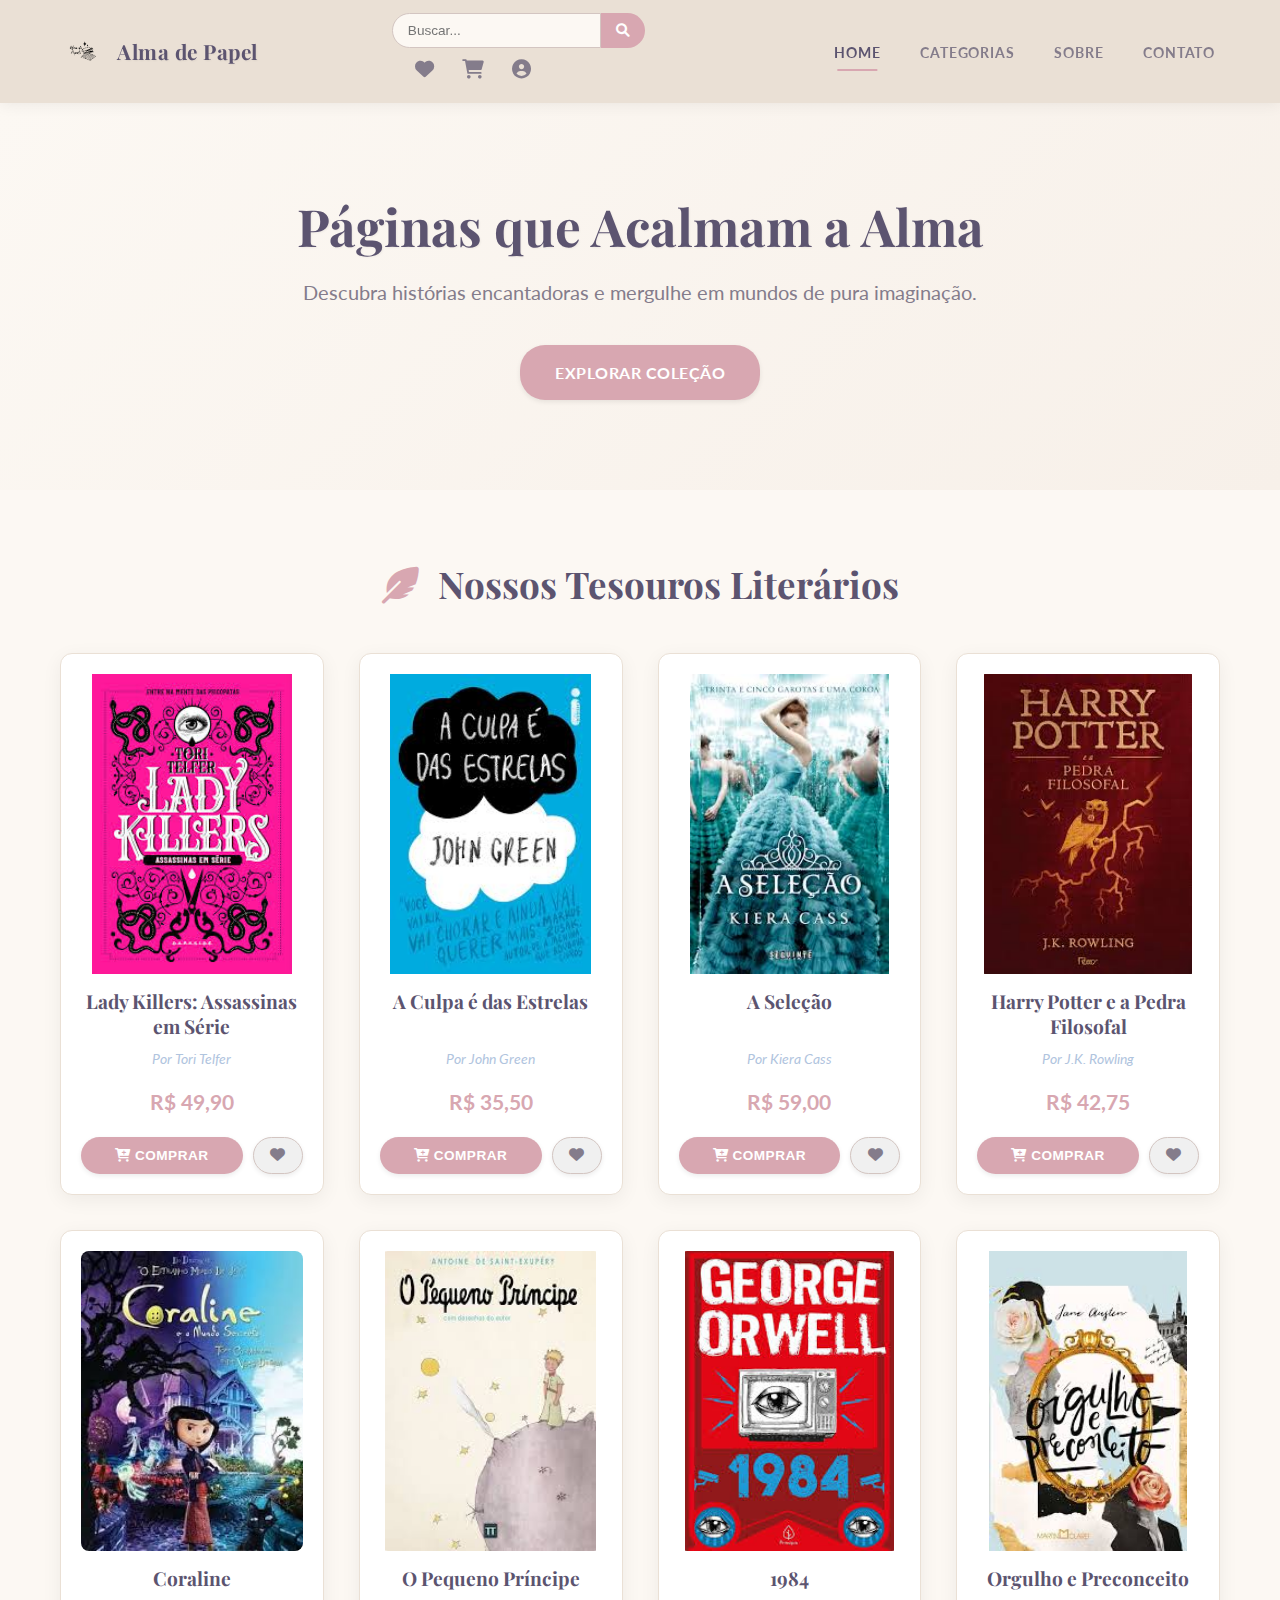
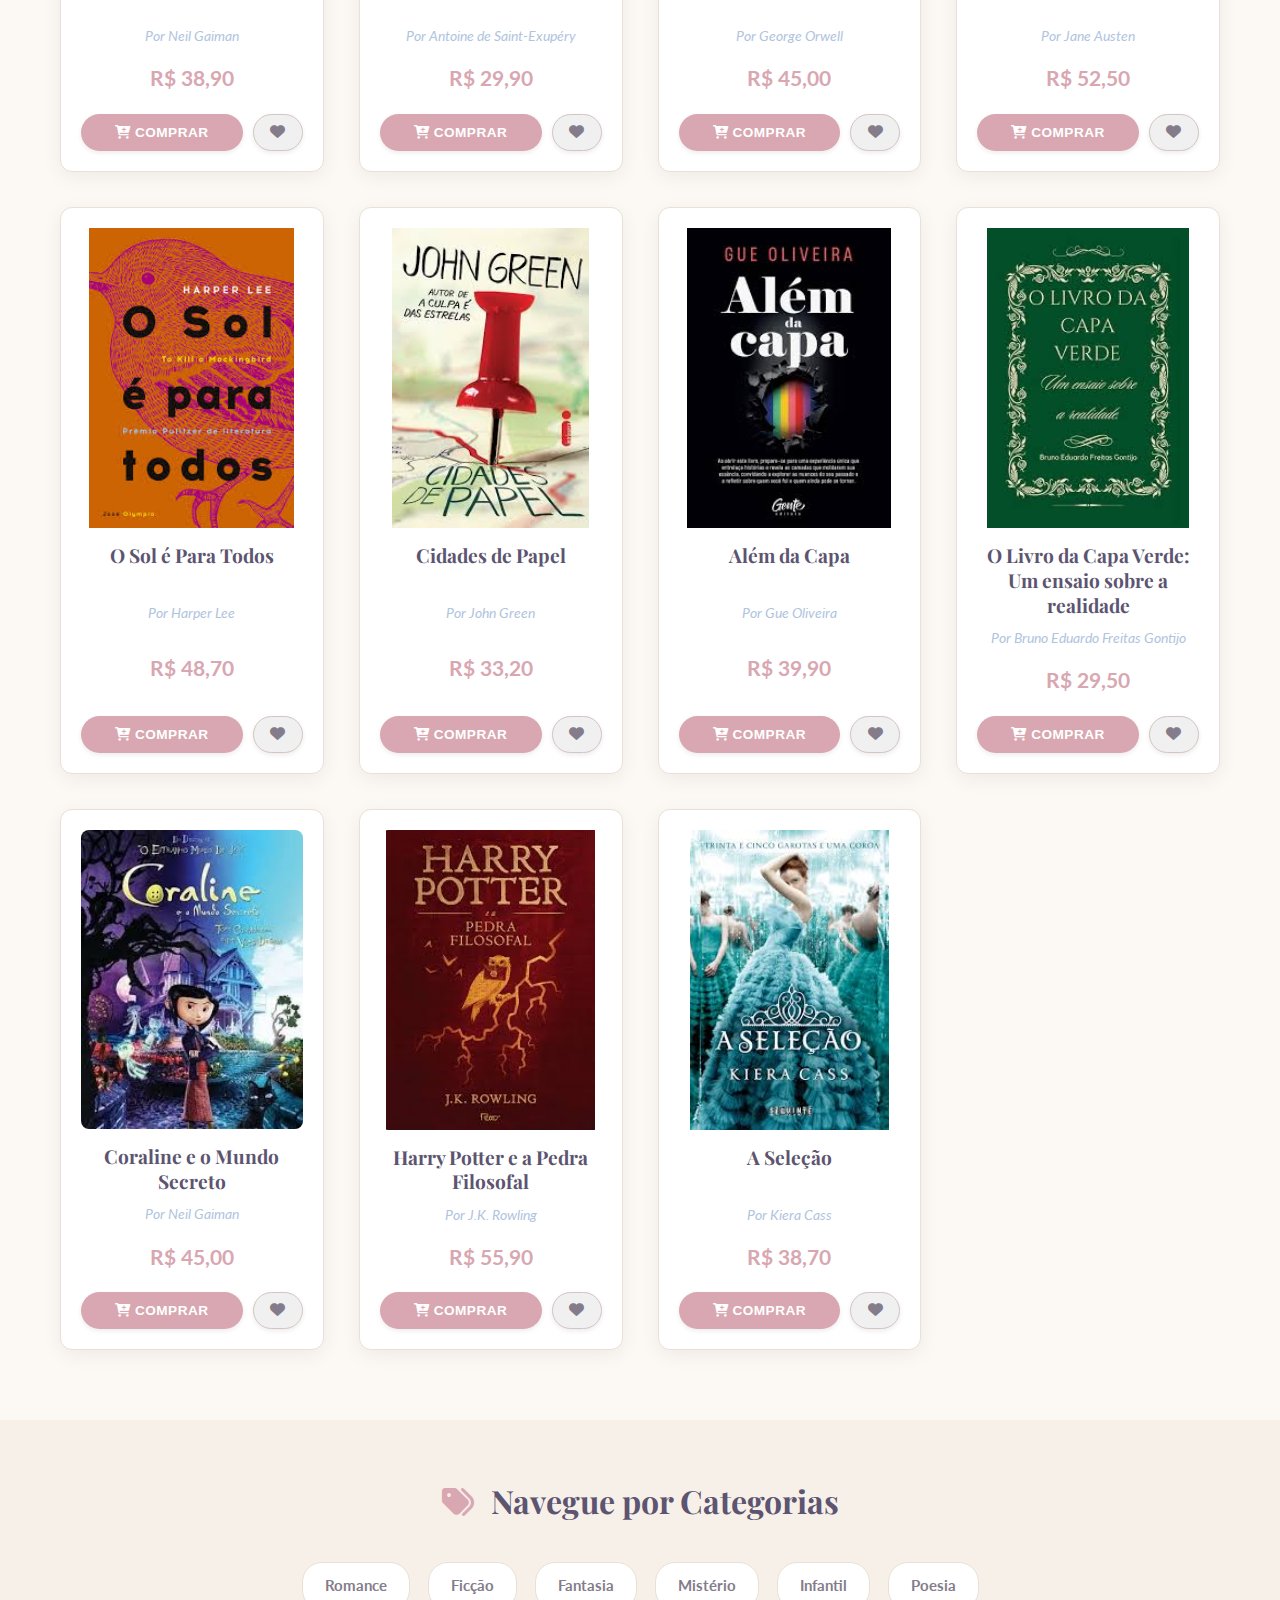
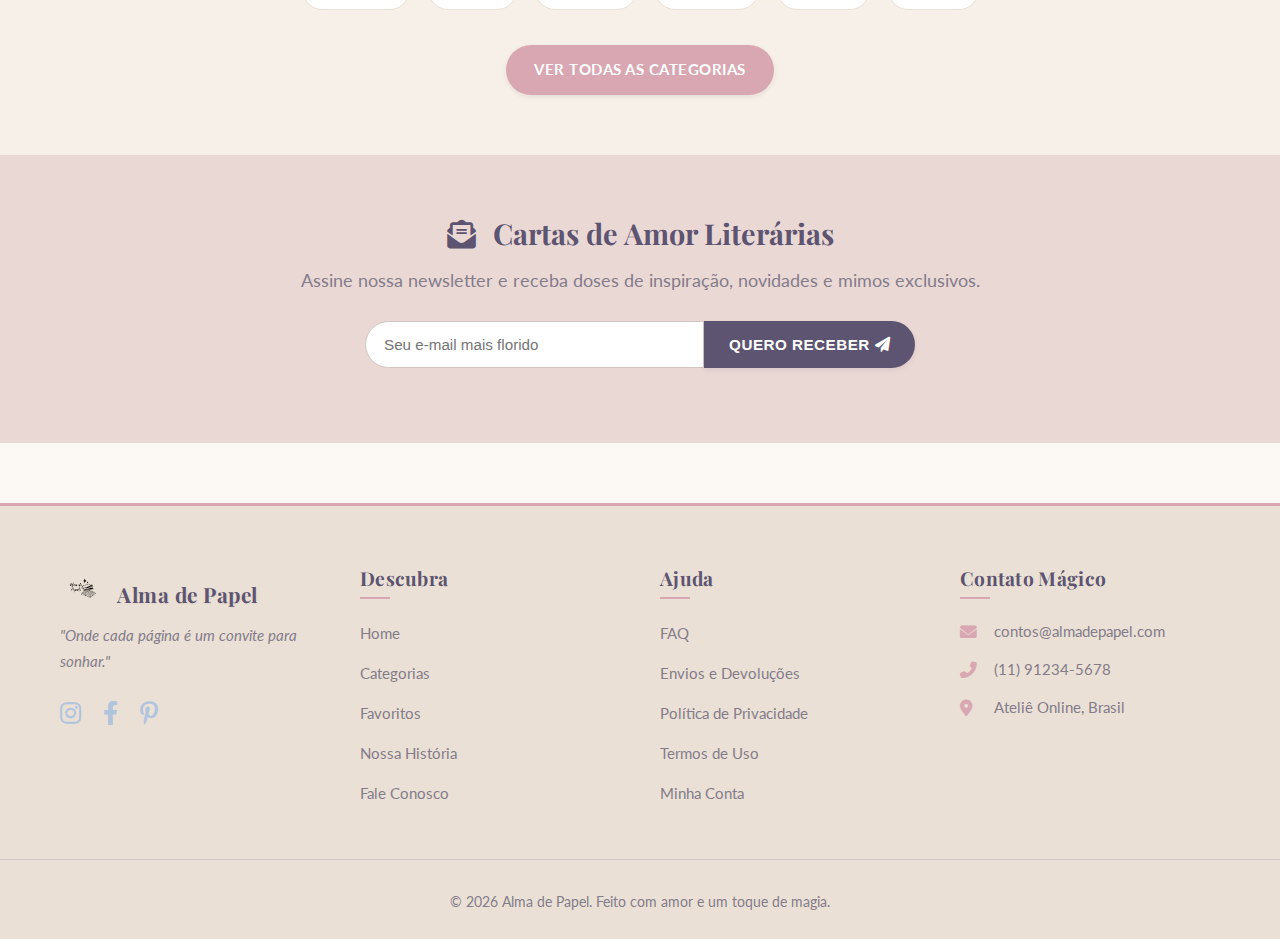
<file: index.html>
<!DOCTYPE html>
<html lang="pt-BR">
<head>
    <meta charset="UTF-8">
    <meta name="viewport" content="width=device-width, initial-scale=1.0">
    <title>Alma de Papel - Sua Livraria Delicada</title>
    <link rel="preconnect" href="https://fonts.googleapis.com">
    <link rel="preconnect" href="https://fonts.gstatic.com" crossorigin>
    <link href="https://fonts.googleapis.com/css2?family=Lato:wght@300;400;700&family=Playfair+Display:wght@400;700&display=swap" rel="stylesheet">
    <link rel="stylesheet" href="css/style.css">
    <link rel="stylesheet" href="https://cdnjs.cloudflare.com/ajax/libs/font-awesome/6.0.0-beta3/css/all.min.css">
    
</head>
<body>
        <header>
        <div class="container header-content">
            <a href="index.html" class="logo">
                <img src="imagens/Dê_asas_à_sua-removebg-preview.png" alt="Alma de Papel Logo">
                <h1>Alma de Papel</h1>
            </a>
            <div class="header-actions-container">
                <form class="search-bar" id="searchBarPage">
                    <input type="text" id="searchInputPage" placeholder="Buscar...">
                    <button type="submit"><i class="fas fa-search"></i></button>
                </form>
                <div class="header-actions">
                    <a href="favoritos.html" class="action-link" aria-label="Favoritos"><i class="fas fa-heart"></i></a>
                    <a href="carrinho.html" class="action-link" aria-label="Carrinho"><i class="fas fa-shopping-cart"></i><span class="cart-count-indicator" id="cart-item-count">0</span></a>
                    <a href="login.html" class="action-link" aria-label="Minha Conta"><i class="fas fa-user-circle"></i></a>
                </div>
                <button class="menu-toggle" id="menuToggle" aria-label="Abrir menu" aria-expanded="false"><i class="fas fa-bars"></i></button>
            </div>
            <nav class="main-nav" id="mainNav">
                 <ul>
                    <li><a href="index.html" class="active">Home</a></li>
                    <li><a href="categorias.html">Categorias</a></li>
                    <li><a href="sobre.html">Sobre</a></li>
                    <li><a href="contato.html">Contato</a></li>
                 </ul>
            </nav>
        </div>
    </header>

    <main>
        <section class="hero">
            <div class="container">
                <h1>Páginas que Acalmam a Alma</h1>
                <p>Descubra histórias encantadoras e mergulhe em mundos de pura imaginação.</p>
                <a href="#livros-destaque" class="btn btn-primary cta-button">Explorar Coleção</a>
            </div>
        </section>

        <section id="livros-destaque" class="product-grid-section page-section">
            <div class="container">
                <h2><i class="fas fa-feather-alt"></i> Nossos Tesouros Literários</h2>
                <div id="feedbackMessageContainer" class="feedback-message-container"></div> <!-- Para mensagens de feedback -->
                <div class="products-container" id="productsContainer">
                    <!-- Produtos serão inseridos aqui pelo JavaScript -->
                    <p class="text-center">Carregando livros...</p>
                </div>
            </div>
        </section>

        <section class="categories-section-minimal">
            <div class="container">
                <h2><i class="fas fa-tags"></i> Navegue por Categorias</h2>
                <div class="category-list-minimal">
                    <a href="categorias.html#romance" class="category-item-minimal">Romance</a>
                    <a href="categorias.html#ficcao" class="category-item-minimal">Ficção</a>
                    <a href="categorias.html#fantasia" class="category-item-minimal">Fantasia</a>
                    <a href="categorias.html#misterio" class="category-item-minimal">Mistério</a>
                    <a href="categorias.html#infantil" class="category-item-minimal">Infantil</a>
                    <a href="categorias.html#poesia" class="category-item-minimal">Poesia</a>
                </div>
                 <div class="text-center" style="margin-top: 35px;">
                    <a href="categorias.html" class="btn btn-primary">Ver Todas as Categorias</a>
                </div>
            </div>
        </section>

        <section class="newsletter-section">
            <div class="container">
                <h3><i class="fas fa-envelope-open-text"></i> Cartas de Amor Literárias</h3>
                <p>Assine nossa newsletter e receba doses de inspiração, novidades e mimos exclusivos.</p>
                <form class="newsletter-form" id="newsletterForm">
                    <input type="email" id="newsletterEmail" placeholder="Seu e-mail mais florido" required>
                    <button type="submit" class="btn">Quero Receber <i class="fas fa-paper-plane"></i></button>
                </form>
                <div id="newsletterFeedback" class="feedback-message-container" style="margin-top:15px;"></div>
            </div>
        </section>
    </main>

    <footer>
        <div class="container footer-content">
            <div class="footer-brand">
                <a href="index.html" class="logo">
                    <img src="imagens/Dê_asas_à_sua-removebg-preview.png" alt="Alma de Papel Logo Rodapé">
                    <h1>Alma de Papel</h1>
                </a>
                <p>"Onde cada página é um convite para sonhar."</p>
                 <div class="social-media">
                    <a href="#" aria-label="Instagram" title="Instagram"><i class="fab fa-instagram"></i></a>
                    <a href="#" aria-label="Facebook" title="Facebook"><i class="fab fa-facebook-f"></i></a>
                    <a href="#" aria-label="Pinterest" title="Pinterest"><i class="fab fa-pinterest-p"></i></a>
                </div>
            </div>
            <nav class="footer-nav">
                <h4>Descubra</h4>
                <ul>
                    <li><a href="index.html">Home</a></li>
                    <li><a href="categorias.html">Categorias</a></li>
                    <li><a href="favoritos.html">Favoritos</a></li>
                    <li><a href="sobre.html">Nossa História</a></li>
                    <li><a href="contato.html">Fale Conosco</a></li>
                </ul>
            </nav>
            <nav class="footer-nav">
                <h4>Ajuda</h4>
                <ul>
                    <li><a href="#">FAQ</a></li>
                    <li><a href="#">Envios e Devoluções</a></li>
                    <li><a href="#">Política de Privacidade</a></li>
                    <li><a href="#">Termos de Uso</a></li>
                    <li><a href="login.html">Minha Conta</a></li>
                </ul>
            </nav>
            <div class="contact-info-footer">
                <h4>Contato Mágico</h4>
                <p><i class="fas fa-envelope"></i> contos@almadepapel.com</p>
                <p><i class="fas fa-phone-alt"></i> (11) 91234-5678</p>
                <p><i class="fas fa-map-marker-alt"></i> Ateliê Online, Brasil</p>
            </div>
        </div>
        <div class="copyright">
            © <span id="currentYear"></span> Alma de Papel. Feito com amor e um toque de magia.
        </div>
    </footer>
    <script src="js/main.js"></script>
</body>
</html>
</file>
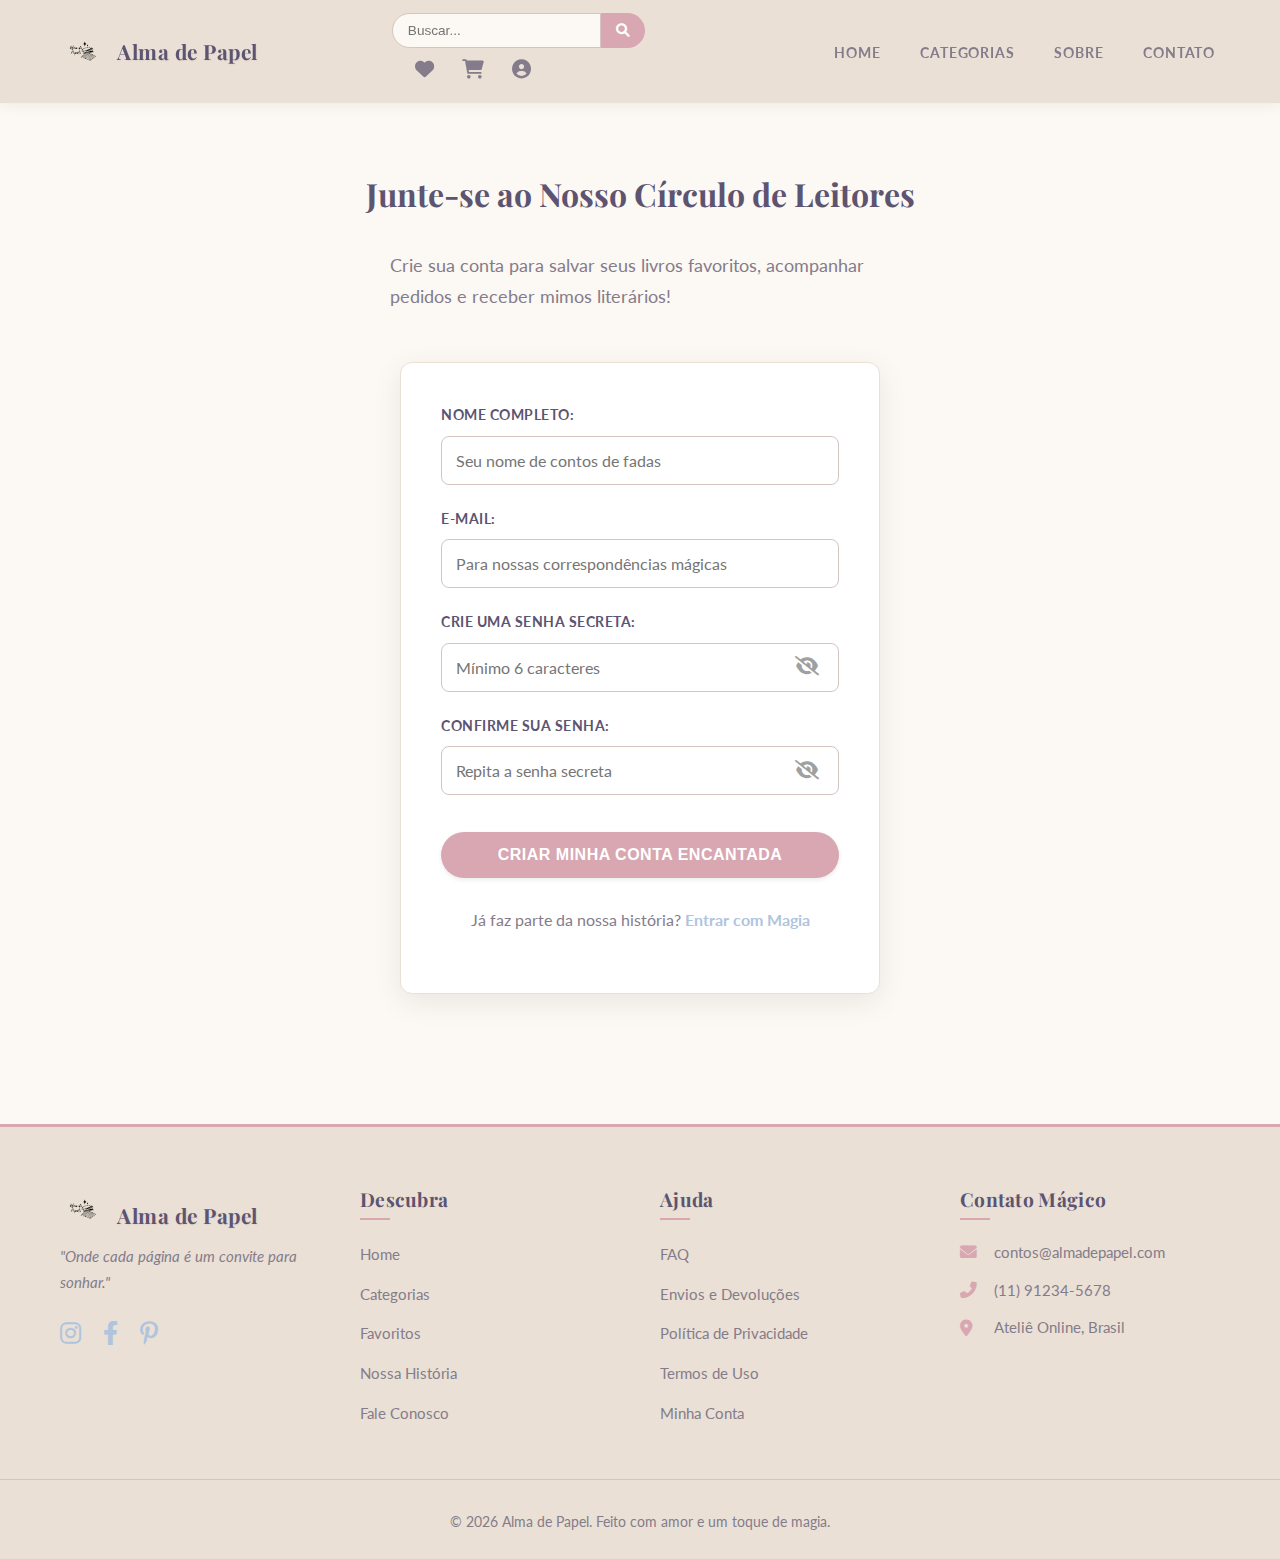
<file: cadastro.html>
<!DOCTYPE html>
<html lang="pt-BR">
<head>
    <meta charset="UTF-8">
    <meta name="viewport" content="width=device-width, initial-scale=1.0">
    <title>Cadastre-se - Alma de Papel</title>
    <link rel="preconnect" href="https://fonts.googleapis.com">
    <link rel="preconnect" href="https://fonts.gstatic.com" crossorigin>
    <link href="https://fonts.googleapis.com/css2?family=Lato:wght@300;400;700&family=Playfair+Display:wght@400;700&display=swap" rel="stylesheet">
    <link rel="stylesheet" href="css/style.css">
    <link rel="stylesheet" href="https://cdnjs.cloudflare.com/ajax/libs/font-awesome/6.0.0-beta3/css/all.min.css">
   
</head>
<body>
    <header>
        <div class="container header-content">
            <a href="index.html" class="logo">
                <img src="imagens/Dê_asas_à_sua-removebg-preview.png" alt="Alma de Papel Logo">
                <h1>Alma de Papel</h1>
            </a>
            <div class="header-actions-container">
                <form class="search-bar" id="searchBarPage">
                    <input type="text" id="searchInputPage" placeholder="Buscar...">
                    <button type="submit"><i class="fas fa-search"></i></button>
                </form>
                <div class="header-actions">
                    <a href="favoritos.html" class="action-link" aria-label="Favoritos"><i class="fas fa-heart"></i></a>
                    <a href="carrinho.html" class="action-link" aria-label="Carrinho"><i class="fas fa-shopping-cart"></i><span class="cart-count-indicator" id="cart-item-count">0</span></a>
                    <a href="login.html" class="action-link" aria-label="Minha Conta"><i class="fas fa-user-circle"></i></a>
                </div>
                <button class="menu-toggle" id="menuToggle" aria-label="Abrir menu" aria-expanded="false"><i class="fas fa-bars"></i></button>
            </div>
            <nav class="main-nav" id="mainNav">
                 <ul>
                    <li><a href="index.html">Home</a></li>
                    <li><a href="categorias.html">Categorias</a></li>
                    <li><a href="sobre.html">Sobre</a></li>
                    <li><a href="contato.html">Contato</a></li>
                 </ul>
            </nav>
        </div>
    </header>

    <main>
        <section class="container auth-section">
            <h2>Junte-se ao Nosso Círculo de Leitores</h2>
            <p class="page-description" style="max-width: 500px; margin-bottom: 30px;">Crie sua conta para salvar seus livros favoritos, acompanhar pedidos e receber mimos literários!</p>
            
            <div id="signupFeedback" class="feedback-message-container" style="max-width: 480px; margin: 0 auto 20px auto;"></div>

            <form action="#" method="post" class="auth-form signup-form" id="signupForm">
                 <div class="form-group">
                     <label for="signup-name">Nome Completo:</label>
                     <input type="text" id="signup-name" name="signup-name" placeholder="Seu nome de contos de fadas" required>
                 </div>
                 <div class="form-group">
                     <label for="signup-email">E-mail:</label>
                     <input type="email" id="signup-email" name="signup-email" placeholder="Para nossas correspondências mágicas" required>
                 </div>
                 <div class="form-group">
                     <label for="signup-senha">Crie uma Senha Secreta:</label>
                     <div class="password-wrapper">
                         <input type="password" id="signup-senha" name="signup-senha" placeholder="Mínimo 6 caracteres" required minlength="6">
                         <button type="button" class="password-toggle" aria-label="Mostrar/Ocultar senha">
                             <i class="fas fa-eye-slash"></i>
                         </button>
                     </div>
                 </div>
                 <div class="form-group">
                     <label for="signup-confirma-senha">Confirme sua Senha:</label>
                      <div class="password-wrapper">
                         <input type="password" id="signup-confirma-senha" name="signup-confirma-senha" placeholder="Repita a senha secreta" required>
                          <button type="button" class="password-toggle" aria-label="Mostrar/Ocultar senha">
                             <i class="fas fa-eye-slash"></i>
                         </button>
                     </div>
                 </div>
                 <button type="submit" class="btn btn-submit">Criar Minha Conta Encantada</button>

                 <p class="auth-link">Já faz parte da nossa história? <a href="login.html">Entrar com Magia</a></p>
            </form>
        </section>
    </main>

    <footer>
        <div class="container footer-content">
            <div class="footer-brand">
                <a href="index.html" class="logo">
                    <img src="imagens/Dê_asas_à_sua-removebg-preview.png" alt="Alma de Papel Logo Rodapé">
                    <h1>Alma de Papel</h1>
                </a>
                <p>"Onde cada página é um convite para sonhar."</p>
                 <div class="social-media">
                    <a href="#" aria-label="Instagram" title="Instagram"><i class="fab fa-instagram"></i></a>
                    <a href="#" aria-label="Facebook" title="Facebook"><i class="fab fa-facebook-f"></i></a>
                    <a href="#" aria-label="Pinterest" title="Pinterest"><i class="fab fa-pinterest-p"></i></a>
                </div>
            </div>
            <nav class="footer-nav">
                <h4>Descubra</h4>
                <ul>      
                    <li><a href="index.html">Home</a></li>
                    <li><a href="categorias.html">Categorias</a></li>
                    <li><a href="favoritos.html">Favoritos</a></li>
                    <li><a href="sobre.html">Nossa História</a></li>
                    <li><a href="contato.html">Fale Conosco</a></li>
                </ul>
            </nav>
            <nav class="footer-nav">
                <h4>Ajuda</h4>
                <ul>
                    <li><a href="#">FAQ</a></li>
                    <li><a href="#">Envios e Devoluções</a></li>
                    <li><a href="#">Política de Privacidade</a></li>
                    <li><a href="#">Termos de Uso</a></li>
                    <li><a href="login.html">Minha Conta</a></li>
                </ul>
            </nav>
            <div class="contact-info-footer">
                <h4>Contato Mágico</h4>
                <p><i class="fas fa-envelope"></i> contos@almadepapel.com</p>
                <p><i class="fas fa-phone-alt"></i> (11) 91234-5678</p>
                <p><i class="fas fa-map-marker-alt"></i> Ateliê Online, Brasil</p>
            </div>
        </div>
        <div class="copyright">
             © <span id="currentYear"></span> Alma de Papel. Feito com amor e um toque de magia.
        </div>
    </footer>
    <script src="js/main.js"></script>
</body>
</html>
</file>
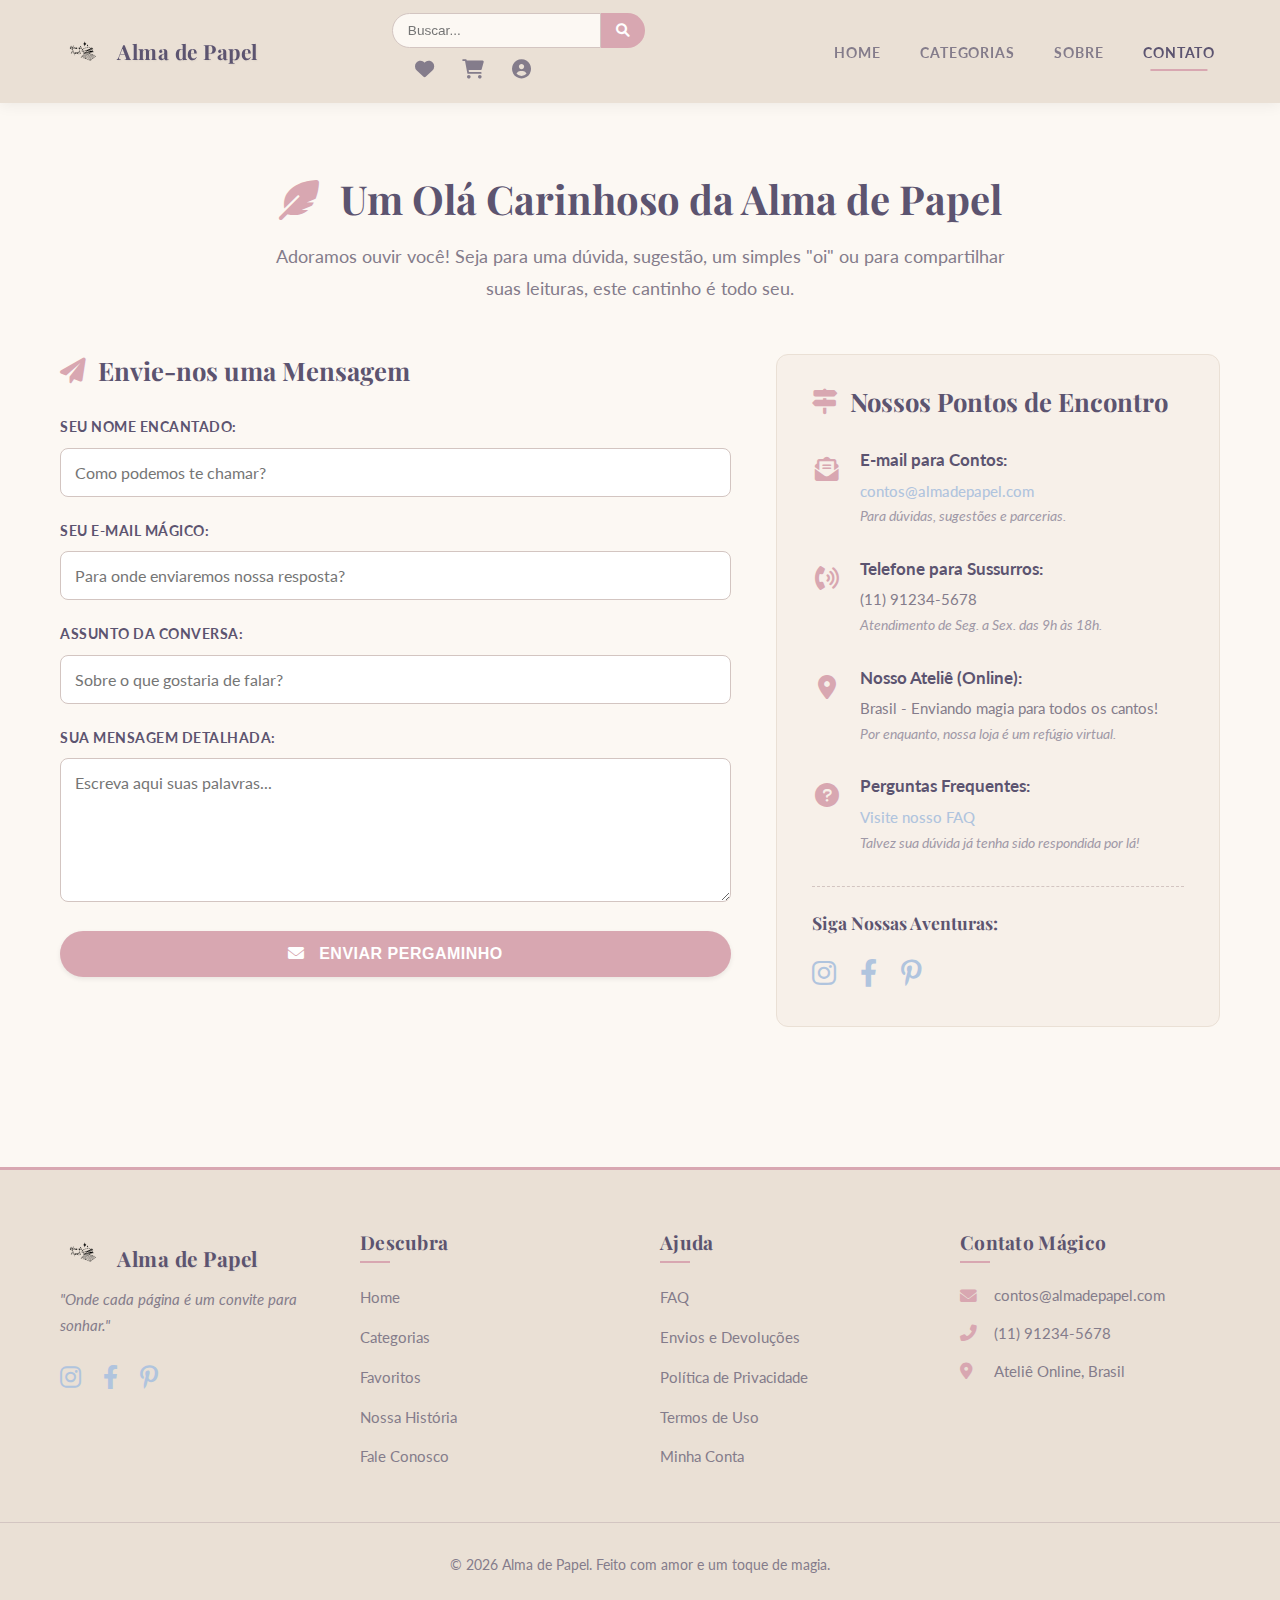
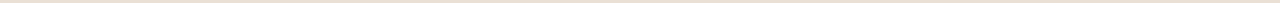
<file: contato.html>
<!DOCTYPE html>
<html lang="pt-BR">
<head>
    <meta charset="UTF-8">
    <meta name="viewport" content="width=device-width, initial-scale=1.0">
    <title>Fale Conosco - Alma de Papel</title>
    <link rel="preconnect" href="https://fonts.googleapis.com">
    <link rel="preconnect" href="https://fonts.gstatic.com" crossorigin>
    <link href="https://fonts.googleapis.com/css2?family=Lato:wght@300;400;700&family=Playfair+Display:wght@400;700&display=swap" rel="stylesheet">
    <link rel="stylesheet" href="css/style.css">
    <!-- Font Awesome é importante para os ícones -->
    <link rel="stylesheet" href="https://cdnjs.cloudflare.com/ajax/libs/font-awesome/6.0.0-beta3/css/all.min.css">
</head>
<body>
    <header>
        <div class="container header-content">
            <a href="index.html" class="logo">
                <img src="imagens/Dê_asas_à_sua-removebg-preview.png" alt="Alma de Papel Logo">
                <h1>Alma de Papel</h1>
            </a>
            <div class="header-actions-container">
                <form class="search-bar" id="searchBarPage">
                    <input type="text" id="searchInputPage" placeholder="Buscar...">
                    <button type="submit"><i class="fas fa-search"></i></button>
                </form>
                <div class="header-actions">
                    <a href="favoritos.html" class="action-link" aria-label="Favoritos"><i class="fas fa-heart"></i></a>
                    <a href="carrinho.html" class="action-link" aria-label="Carrinho"><i class="fas fa-shopping-cart"></i><span class="cart-count-indicator" id="cart-item-count">0</span></a>
                    <a href="login.html" class="action-link" aria-label="Minha Conta"><i class="fas fa-user-circle"></i></a>
                </div>
                <button class="menu-toggle" id="menuToggle" aria-label="Abrir menu" aria-expanded="false"><i class="fas fa-bars"></i></button>
            </div>
            <nav class="main-nav" id="mainNav">
                 <ul>
                    <li><a href="index.html">Home</a></li>
                    <li><a href="categorias.html">Categorias</a></li>
                    <li><a href="sobre.html">Sobre</a></li>
                    <li><a href="contato.html" class="active">Contato</a></li>
                 </ul>
            </nav>
        </div>
    </header>

    <main>
        <section class="page-section contact-page">
            <div class="container">
                <div class="page-header">
                    <h2 class="page-title"><i class="fas fa-feather-alt"></i> Um Olá Carinhoso da Alma de Papel</h2>
                    <p class="page-description">Adoramos ouvir você! Seja para uma dúvida, sugestão, um simples "oi" ou para compartilhar suas leituras, este cantinho é todo seu.</p>
                </div>

                <div id="contactFormFeedback" class="feedback-message-container" style="max-width: 700px; margin: 0 auto 30px auto;"></div>

                <div class="contact-layout">
                    <div class="contact-form-container">
                        <h3><i class="fas fa-paper-plane"></i> Envie-nos uma Mensagem</h3>
                        <form class="contact-page-form" id="contactForm">
                            <div class="form-group">
                                <label for="contact-name">Seu Nome Encantado:</label>
                                <input type="text" id="contact-name" name="contact-name" placeholder="Como podemos te chamar?" required>
                            </div>
                            <div class="form-group">
                                <label for="contact-email">Seu E-mail Mágico:</label>
                                <input type="email" id="contact-email" name="contact-email" placeholder="Para onde enviaremos nossa resposta?" required>
                            </div>
                            <div class="form-group">
                                <label for="contact-subject">Assunto da Conversa:</label>
                                <input type="text" id="contact-subject" name="contact-subject" placeholder="Sobre o que gostaria de falar?">
                            </div>
                            <div class="form-group">
                                <label for="contact-message">Sua Mensagem Detalhada:</label>
                                <textarea id="contact-message" name="contact-message" rows="6" placeholder="Escreva aqui suas palavras..." required></textarea>
                            </div>
                            <button type="submit" class="btn btn-primary btn-submit"><i class="fas fa-envelope"></i> Enviar Pergaminho</button>
                        </form>
                    </div>

                    <aside class="contact-info-sidebar">
                        <h3><i class="fas fa-map-signs"></i> Nossos Pontos de Encontro</h3>
                        
                        <div class="contact-details-item">
                            <span class="icon-contact"><i class="fas fa-envelope-open-text"></i></span>
                            <div>
                                <strong>E-mail para Contos:</strong>
                                <p><a href="mailto:contos@almadepapel.com">contos@almadepapel.com</a></p>
                                <p class="small-text">Para dúvidas, sugestões e parcerias.</p>
                            </div>
                        </div>

                        <div class="contact-details-item">
                            <span class="icon-contact"><i class="fas fa-phone-volume"></i></span>
                            <div>
                                <strong>Telefone para Sussurros:</strong>
                                <p>(11) 91234-5678</p>
                                <p class="small-text">Atendimento de Seg. a Sex. das 9h às 18h.</p>
                            </div>
                        </div>

                        <div class="contact-details-item">
                            <span class="icon-contact"><i class="fas fa-map-marker-alt"></i></span>
                            <div>
                                <strong>Nosso Ateliê (Online):</strong>
                                <p>Brasil - Enviando magia para todos os cantos!</p>
                                <p class="small-text">Por enquanto, nossa loja é um refúgio virtual.</p>
                            </div>
                        </div>
                        
                        <div class="contact-details-item">
                            <span class="icon-contact"><i class="fas fa-question-circle"></i></span>
                            <div>
                                <strong>Perguntas Frequentes:</strong>
                                <p><a href="#">Visite nosso FAQ</a></p>
                                <p class="small-text">Talvez sua dúvida já tenha sido respondida por lá!</p>
                            </div>
                        </div>

                        <div class="social-media-contact-page">
                            <h4>Siga Nossas Aventuras:</h4>
                            <a href="#" aria-label="Instagram" title="Instagram"><i class="fab fa-instagram"></i></a>
                            <a href="#" aria-label="Facebook" title="Facebook"><i class="fab fa-facebook-f"></i></a>
                            <a href="#" aria-label="Pinterest" title="Pinterest"><i class="fab fa-pinterest-p"></i></a>
                        </div>
                    </aside>
                </div>
            </div>
        </section>
    </main>

    <footer>
        <div class="container footer-content">
            <div class="footer-brand">
                <a href="index.html" class="logo">
                    <img src="imagens/Dê_asas_à_sua-removebg-preview.png" alt="Alma de Papel Logo Rodapé">
                    <h1>Alma de Papel</h1>
                </a>
                <p>"Onde cada página é um convite para sonhar."</p>
                 <div class="social-media">
                    <a href="#" aria-label="Instagram" title="Instagram"><i class="fab fa-instagram"></i></a>
                    <a href="#" aria-label="Facebook" title="Facebook"><i class="fab fa-facebook-f"></i></a>
                    <a href="#" aria-label="Pinterest" title="Pinterest"><i class="fab fa-pinterest-p"></i></a>
                </div>
            </div>
            <nav class="footer-nav">
                <h4>Descubra</h4>
                <ul>
                    <li><a href="index.html">Home</a></li>
                    <li><a href="categorias.html">Categorias</a></li>
                    <li><a href="favoritos.html">Favoritos</a></li>
                    <li><a href="sobre.html">Nossa História</a></li>
                    <li><a href="contato.html">Fale Conosco</a></li>
                </ul>
            </nav>
            <nav class="footer-nav">
                <h4>Ajuda</h4>
                <ul>
                    <li><a href="#">FAQ</a></li>
                    <li><a href="#">Envios e Devoluções</a></li>
                    <li><a href="#">Política de Privacidade</a></li>
                    <li><a href="#">Termos de Uso</a></li>
                    <li><a href="login.html">Minha Conta</a></li>
                </ul>
            </nav>
            <div class="contact-info-footer">
                <h4>Contato Mágico</h4>
                <p><i class="fas fa-envelope"></i> contos@almadepapel.com</p>
                <p><i class="fas fa-phone-alt"></i> (11) 91234-5678</p>
                <p><i class="fas fa-map-marker-alt"></i> Ateliê Online, Brasil</p>
            </div>
        </div>
        <div class="copyright">
             © <span id="currentYear"></span> Alma de Papel. Feito com amor e um toque de magia.
        </div>
    </footer>
    <script src="js/main.js"></script>
</body>
</html>
</file>
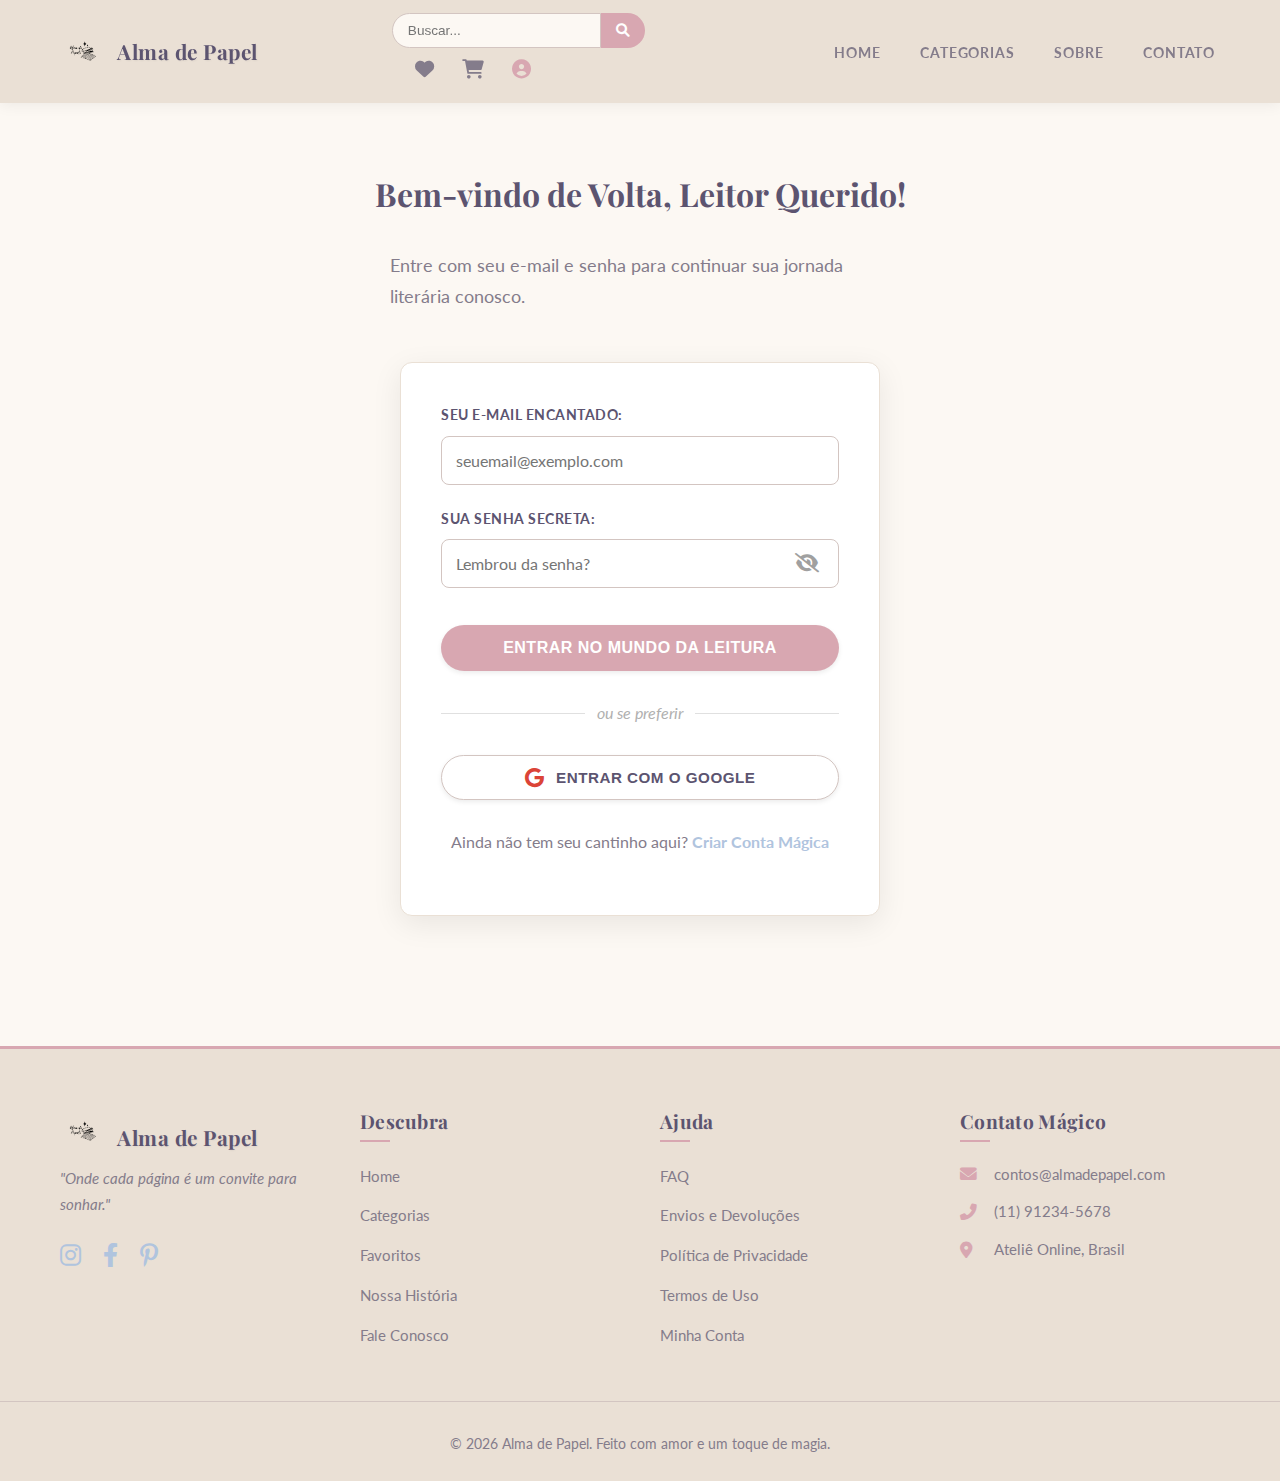
<file: login.html>
<!DOCTYPE html>
<html lang="pt-BR">
<head>
    <meta charset="UTF-8">
    <meta name="viewport" content="width=device-width, initial-scale=1.0">
    <title>Entrar - Alma de Papel</title>
    <link rel="preconnect" href="https://fonts.googleapis.com">
    <link rel="preconnect" href="https://fonts.gstatic.com" crossorigin>
    <link href="https://fonts.googleapis.com/css2?family=Lato:wght@300;400;700&family=Playfair+Display:wght@400;700&display=swap" rel="stylesheet">
    <link rel="stylesheet" href="css/style.css">
    <link rel="stylesheet" href="https://cdnjs.cloudflare.com/ajax/libs/font-awesome/6.0.0-beta3/css/all.min.css">
    
</head>
<body>
    <header>
        <div class="container header-content">
            <a href="index.html" class="logo">
                <img src="imagens/Dê_asas_à_sua-removebg-preview.png" alt="Alma de Papel Logo">
                <h1>Alma de Papel</h1>
            </a>
            <div class="header-actions-container">
                <form class="search-bar" id="searchBarPage">
                    <input type="text" id="searchInputPage" placeholder="Buscar...">
                    <button type="submit"><i class="fas fa-search"></i></button>
                </form>
                <div class="header-actions">
                    <a href="favoritos.html" class="action-link" aria-label="Favoritos"><i class="fas fa-heart"></i></a>
                    <a href="carrinho.html" class="action-link" aria-label="Carrinho"><i class="fas fa-shopping-cart"></i><span class="cart-count-indicator" id="cart-item-count">0</span></a>
                    <a href="login.html" class="action-link active" aria-label="Minha Conta"><i class="fas fa-user-circle"></i></a>
                </div>
                <button class="menu-toggle" id="menuToggle" aria-label="Abrir menu" aria-expanded="false"><i class="fas fa-bars"></i></button>
            </div>
            <nav class="main-nav" id="mainNav">
                 <ul>
                    <li><a href="index.html">Home</a></li>
                    <li><a href="categorias.html">Categorias</a></li>
                    <li><a href="sobre.html">Sobre</a></li>
                    <li><a href="contato.html">Contato</a></li>
                 </ul>
            </nav>
        </div>
    </header>


    <main>
        <section class="container auth-section">
            <h2>Bem-vindo de Volta, Leitor Querido!</h2>
             <p class="page-description" style="max-width: 500px; margin-bottom: 30px;">Entre com seu e-mail e senha para continuar sua jornada literária conosco.</p>

            <div id="loginFeedback" class="feedback-message-container" style="max-width: 480px; margin: 0 auto 20px auto;"></div>

            <form action="#" method="post" class="auth-form login-form" id="loginForm">
                 <div class="form-group">
                     <label for="login-email">Seu E-mail Encantado:</label>
                     <input type="email" id="login-email" name="login-email" placeholder="seuemail@exemplo.com" required>
                 </div>
                 <div class="form-group">
                     <label for="login-senha">Sua Senha Secreta:</label>
                     <div class="password-wrapper">
                        <input type="password" id="login-senha" name="login-senha" placeholder="Lembrou da senha?" required>
                         <button type="button" class="password-toggle" aria-label="Mostrar/Ocultar senha">
                             <i class="fas fa-eye-slash"></i>
                         </button>
                     </div>
                 </div>
                 <button type="submit" class="btn btn-submit">Entrar no Mundo da Leitura</button>

                 <div class="divider"><span>ou se preferir</span></div>

                 <button type="button" class="btn btn-google">
                    <i class="fab fa-google"></i> Entrar com o Google
                </button>

                 <p class="auth-link">Ainda não tem seu cantinho aqui? <a href="cadastro.html">Criar Conta Mágica</a></p>
            </form>
        </section>
    </main>

    <footer>
        <div class="container footer-content">
            <div class="footer-brand">
                <a href="index.html" class="logo">
                    <img src="imagens/Dê_asas_à_sua-removebg-preview.png" alt="Alma de Papel Logo Rodapé">
                    <h1>Alma de Papel</h1>
                </a>
                <p>"Onde cada página é um convite para sonhar."</p>
                 <div class="social-media">
                    <a href="#" aria-label="Instagram" title="Instagram"><i class="fab fa-instagram"></i></a>
                    <a href="#" aria-label="Facebook" title="Facebook"><i class="fab fa-facebook-f"></i></a>
                    <a href="#" aria-label="Pinterest" title="Pinterest"><i class="fab fa-pinterest-p"></i></a>
                </div>
            </div>
            <nav class="footer-nav">
                <h4>Descubra</h4>
                <ul>
                    <li><a href="index.html">Home</a></li>
                    <li><a href="categorias.html">Categorias</a></li>
                    <li><a href="favoritos.html">Favoritos</a></li>
                    <li><a href="sobre.html">Nossa História</a></li>
                    <li><a href="contato.html">Fale Conosco</a></li>
                </ul>
            </nav>
            <nav class="footer-nav">
                <h4>Ajuda</h4>
                <ul>
                    <li><a href="#">FAQ</a></li>
                    <li><a href="#">Envios e Devoluções</a></li>
                    <li><a href="#">Política de Privacidade</a></li>
                    <li><a href="#">Termos de Uso</a></li>
                    <li><a href="login.html">Minha Conta</a></li>
                </ul>
            </nav>
            <div class="contact-info-footer">
                <h4>Contato Mágico</h4>
                <p><i class="fas fa-envelope"></i> contos@almadepapel.com</p>
                <p><i class="fas fa-phone-alt"></i> (11) 91234-5678</p>
                <p><i class="fas fa-map-marker-alt"></i> Ateliê Online, Brasil</p>
            </div>
        </div>
        <div class="copyright">
             © <span id="currentYear"></span> Alma de Papel. Feito com amor e um toque de magia.
        </div>
    </footer>
    <script src="js/main.js"></script>
</body>
</html>
</file>
<file: css/style.css>
/* Reset Básico e Configurações Globais */
* {
    margin: 0;
    padding: 0;
    box-sizing: border-box;
}

body {
    font-family: 'Lato', sans-serif;
    line-height: 1.7;
    color: #5C5470;
    /* English Violet - Texto Principal */
    background-color: #FCF8F3;
    /* Cosmic Latte - Fundo Principal */
    font-weight: 400;
    font-size: 16px;
}

.container {
    max-width: 1200px;
    margin: 0 auto;
    padding: 0 20px;
}

a {
    text-decoration: none;
    color: #B0C4DE;
    /* Light Steel Blue - Links */
    transition: color 0.3s ease, opacity 0.3s ease;
}

a:hover {
    color: #9AB0C9;
    /* Light Steel Blue mais escuro */
    opacity: 0.85;
}

ul {
    list-style: none;
}

img {
    max-width: 100%;
    height: auto;
    display: block;
    border-radius: 4px;
    /* Leve arredondamento padrão para imagens */
}

/* Tipografia */
h1,
h2,
h3,
h4,
h5,
h6 {
    font-family: 'Playfair Display', serif;
    color: #5C5470;
    /* English Violet */
    margin-bottom: 0.6em;
    line-height: 1.3;
    font-weight: 700;
}

h1 {
    font-size: 2.8em;
    text-shadow: 1px 1px 2px rgba(0, 0, 0, 0.05);
}

h2 {
    font-size: 2.2em;
}

h3 {
    font-size: 1.6em;
}

h4 {
    font-size: 1.25em;
}

p {
    margin-bottom: 1.2em;
    color: #847C8B;
    /* Old Lavender - Texto Secundário */
}

/* Botões Genéricos */
.btn {
    display: inline-block;
    padding: 12px 28px;
    font-size: 0.95em;
    font-weight: 700;
    /* Lato Bold */
    text-align: center;
    border-radius: 25px;
    /* Bordas mais arredondadas para delicadeza */
    cursor: pointer;
    transition: background-color 0.3s ease, color 0.3s ease, transform 0.2s ease, box-shadow 0.3s ease;
    border: none;
    letter-spacing: 0.5px;
    text-transform: uppercase;
    box-shadow: 0 2px 5px rgba(0, 0, 0, 0.08);
}

.btn-primary {
    background-color: #D8A7B1;
    /* Pale Dogwood - Rosa Antigo Suave */
    color: white;
}

.btn-primary:hover {
    background-color: #C9909F;
    /* Pale Dogwood mais escuro */
    transform: translateY(-2px);
    box-shadow: 0 4px 10px rgba(0, 0, 0, 0.12);
}

.btn-secondary {
    background-color: #BEE3DB;
    /* Menta Suave */
    color: #5C5470;
}

.btn-secondary:hover {
    background-color: #A8D8CF;
    transform: translateY(-2px);
}

.btn-submit {
    background-color: #D8A7B1;
    /* Pale Dogwood */
    color: white;
    width: 100%;
    padding: 14px;
    font-size: 1em;
}

.btn-submit:hover {
    background-color: #C9909F;
}

/* Header */
header {
    background-color: #EAE0D5;
    /* Timberwolf - Bege Acinzentado Claro */
    padding: 0.8em 0;
    box-shadow: 0 1px 15px rgba(0, 0, 0, 0.07);
    position: sticky;
    top: 0;
    z-index: 1000;
}

.header-content {
    display: flex;
    justify-content: space-between;
    align-items: center;
}

.logo {
    display: flex;
    align-items: center;
}

.logo img {
    max-height: 45px;
    margin-right: 12px;
}

.logo h1 {
    font-size: 1.3em;
    margin: 0;
    color: #5C5470;
    /* English Violet */
    font-weight: 700;
    letter-spacing: 0.5px;
}

.main-nav {
    /* Escondido por padrão em telas menores, controlado por JS/CSS */
}

.main-nav ul {
    display: flex;
}

.main-nav ul li {
    margin-left: 30px;
}

.main-nav ul li a {
    color: #847C8B;
    /* Old Lavender */
    font-weight: 700;
    /* Lato Bold */
    padding: 8px 5px;
    position: relative;
    font-size: 0.9em;
    text-transform: uppercase;
    letter-spacing: 0.8px;
}

.main-nav ul li a::after {
    content: '';
    position: absolute;
    bottom: -2px;
    left: 50%;
    transform: translateX(-50%);
    width: 0;
    height: 2px;
    background-color: #D8A7B1;
    /* Pale Dogwood */
    transition: width 0.4s ease;
}

.main-nav ul li a:hover,
.main-nav ul li a.active {
    color: #5C5470;
    /* English Violet */
}

.main-nav ul li a:hover::after,
.main-nav ul li a.active::after {
    width: 70%;
}

.header-actions {
    display: flex;
    align-items: center;
}

.search-bar {
    display: flex;
    margin-right: 20px;
}

.search-bar input[type="text"] {
    padding: 9px 15px;
    border: 1px solid #D3C5C1;
    /* Borda suave */
    border-radius: 20px 0 0 20px;
    font-size: 0.85em;
    min-width: 200px;
    background-color: #FCF8F3;
    color: #5C5470;
}

.search-bar input[type="text"]:focus {
    outline: none;
    border-color: #D8A7B1;
    /* Pale Dogwood */
    box-shadow: 0 0 0 0.15rem rgba(216, 167, 177, 0.25);
}

.search-bar button {
    padding: 9px 15px;
    background-color: #D8A7B1;
    /* Pale Dogwood */
    color: white;
    border: none;
    border-radius: 0 20px 20px 0;
    cursor: pointer;
    font-size: 0.85em;
}

.search-bar button:hover {
    background-color: #C9909F;
}

.action-link {
    font-size: 1.2em;
    /* Ícones maiores */
    color: #847C8B;
    /* Old Lavender */
    margin-left: 18px;
    position: relative;
    padding: 5px;
}

.action-link i {
    transition: transform 0.2s ease;
}

.action-link:hover i {
    transform: scale(1.1);
}

.action-link.active {
    color: #D8A7B1;
    /* Pale Dogwood */
}

.cart-count-indicator {
    position: absolute;
    top: -6px;
    right: -10px;
    background-color: #F9C5D1;
    /* Cherry Blossom Pink */
    color: #5C5470;
    border-radius: 50%;
    padding: 2px 6px;
    font-size: 0.65em;
    font-weight: 700;
    /* Lato Bold */
    line-height: 1;
    border: 1px solid #fff;
}

/* Menu Toggle Button (Hambúrguer) */
.menu-toggle {
    display: none;
    /* Visível apenas em mobile */
    background: none;
    border: none;
    font-size: 1.5em;
    color: #5C5470;
    cursor: pointer;
    padding: 5px;
    margin-left: 15px;
    /* Para separar dos action-links se eles ficarem visíveis */
}

/* Hero Section */
.hero {
    color: #5C5470;
    padding: 90px 0;
    text-align: center;
    position: relative;
    background: linear-gradient(135deg, #FCF8F3 0%, #F7F0E9 100%);
    /* Gradiente suave */
    overflow: hidden;
}

/* Adicionar um padrão sutil ou ilustração de fundo se desejar */
/* .hero::before { content:''; position: absolute; /* ... para padrão */


*/ .hero .container {
    position: relative;
    z-index: 2;
}

.hero h1 {
    font-size: 3.2em;
    margin-bottom: 0.3em;
    color: #5C5470;
    /* English Violet */
}

.hero p {
    font-size: 1.25em;
    margin-bottom: 1.8em;
    max-width: 700px;
    margin-left: auto;
    margin-right: auto;
    color: #847C8B;
    /* Old Lavender */
}

.cta-button {
    /* Já estilizado em .btn .btn-primary, mas pode ter especificidade */
    padding: 14px 35px;
    font-size: 1em;
}

/* Seções Genéricas */
.page-section {
    padding: 70px 0;
}

.page-header {
    text-align: center;
    margin-bottom: 50px;
}

.page-title {
    font-size: 2.5em;
    color: #5C5470;
    margin-bottom: 0.4em;
}

.page-title i {
    margin-right: 12px;
    color: #D8A7B1;
    /* Pale Dogwood */
}

.page-description {
    font-size: 1.15em;
    color: #847C8B;
    max-width: 750px;
    margin: 0 auto;
}

/* Product Grid */
.product-grid-section h2 {
    /* Para títulos de seção de produtos */
    text-align: center;
    margin-bottom: 45px;
    font-size: 2.3em;
    color: #5C5470;
}

.product-grid-section h2 i {
    margin-right: 10px;
    color: #D8A7B1;
}

.products-container {
    display: grid;
    grid-template-columns: repeat(auto-fit, minmax(260px, 1fr));
    gap: 35px;
}

.product-card {
    background-color: #FFFFFF;
    border: 1px solid #EAE0D5;
    /* Timberwolf */
    border-radius: 12px;
    /* Bordas mais arredondadas */
    padding: 20px;
    text-align: center;
    box-shadow: 0 5px 20px rgba(0, 0, 0, 0.06);
    transition: transform 0.35s ease, box-shadow 0.35s ease, border-color 0.35s ease;
    display: flex;
    flex-direction: column;
    overflow: hidden;
    /* Para efeitos no hover da imagem */
}

.product-card:hover {
    transform: translateY(-8px);
    box-shadow: 0 10px 30px rgba(0, 0, 0, 0.1);
    border-color: #D8A7B1;
    /* Pale Dogwood */
}

.product-image-link {
    display: block;
    margin-bottom: 15px;
    overflow: hidden;
    border-radius: 8px;
}

.product-card img {
    width: 100%;
    max-height: 300px;
    object-fit: contain;
    transition: transform 0.4s ease;
}

.product-card:hover img {
    transform: scale(1.05);
}

.product-card h3 {
    font-size: 1.2em;
    /* Playfair Display */
    margin-bottom: 8px;
    color: #5C5470;
    min-height: 50px;
    /* Para alinhar títulos */
    font-weight: 700;
}

.product-card .author {
    font-size: 0.9em;
    color: #B0C4DE;
    /* Light Steel Blue */
    margin-bottom: 12px;
    font-style: italic;
}

.product-card .price {
    font-size: 1.3em;
    /* Lato Bold */
    font-weight: 700;
    color: #D8A7B1;
    /* Pale Dogwood */
    margin-bottom: 18px;
    margin-top: auto;
    /* Empurra para baixo */
}

.product-card-actions {
    display: flex;
    gap: 10px;
    margin-top: auto;
}

.product-card .btn {
    flex: 1;
    padding: 10px 15px;
    font-size: 0.85em;
    border-radius: 20px;
}

.product-card .favorite-button {
    background-color: #f0f0f0;
    color: #847C8B;
    border: 1px solid #D3C5C1;
    min-width: 50px;
    /* Para ser mais quadrado/redondo */
    flex: 0 0 50px;
    /* Não cresce, base de 50px */
}

.product-card .favorite-button.active {
    background-color: #F9C5D1;
    /* Cherry Blossom Pink */
    color: white;
    border-color: #F9C5D1;
}

.product-card .favorite-button i {
    font-size: 1.1em;
}


/* Categories Section (Home - Minimal) */
.categories-section-minimal {
    padding: 60px 0;
    background-color: #F7F0E9;
    /* Tom um pouco mais escuro que o body */
}

.categories-section-minimal h2 {
    text-align: center;
    margin-bottom: 40px;
    font-size: 2em;
}

.categories-section-minimal h2 i {
    margin-right: 10px;
    color: #D8A7B1;
}

.category-list-minimal {
    display: flex;
    flex-wrap: wrap;
    justify-content: center;
    gap: 18px;
}

.category-item-minimal {
    background-color: #fff;
    color: #847C8B;
    /* Old Lavender */
    padding: 10px 22px;
    border: 1px solid #EAE0D5;
    /* Timberwolf */
    border-radius: 20px;
    font-size: 0.95em;
    font-weight: 700;
    /* Lato Bold */
    transition: all 0.3s ease;
}

.category-item-minimal:hover {
    background-color: #D8A7B1;
    /* Pale Dogwood */
    color: #fff;
    border-color: #D8A7B1;
    transform: translateY(-3px) scale(1.03);
    box-shadow: 0 3px 10px rgba(216, 167, 177, 0.3);
}

/* Newsletter Section */
.newsletter-section {
    background-color: #EAD8D5;
    /* Pale Pink/Beige */
    padding: 60px 0;
    text-align: center;
}

.newsletter-section h3 {
    font-size: 1.8em;
    color: #5C5470;
    margin-bottom: 0.5em;
}

.newsletter-section h3 i {
    margin-right: 10px;
}

.newsletter-section p {
    color: #847C8B;
    margin-bottom: 25px;
    font-size: 1.1em;
}

.newsletter-form {
    display: flex;
    justify-content: center;
    max-width: 550px;
    margin: 0 auto;
}

.newsletter-form input[type="email"] {
    flex-grow: 1;
    padding: 14px 18px;
    border: 1px solid #D3C5C1;
    border-radius: 25px 0 0 25px;
    font-size: 0.95em;
}

.newsletter-form input[type="email"]:focus {
    outline: none;
    border-color: #D8A7B1;
    box-shadow: 0 0 0 0.15rem rgba(216, 167, 177, 0.25);
}

.newsletter-form .btn {
    border-radius: 0 25px 25px 0;
    padding: 14px 25px;
    background-color: #5C5470;
    /* English Violet */
    color: white;
}

.newsletter-form .btn:hover {
    background-color: #4A435A;
}

/* Categorias Page (categorias.html) */
.category-grid-detailed {
    display: grid;
    grid-template-columns: repeat(auto-fit, minmax(300px, 1fr));
    gap: 35px;
}

.category-card-detailed {
    background-color: #fff;
    border-radius: 12px;
    overflow: hidden;
    box-shadow: 0 6px 25px rgba(0, 0, 0, 0.07);
    transition: all 0.35s ease;
    display: flex;
    flex-direction: column;
    border: 1px solid #EAE0D5;
}

.category-card-detailed:hover {
    transform: translateY(-8px);
    box-shadow: 0 12px 35px rgba(0, 0, 0, 0.1);
}

.category-card-detailed-image {
    width: 100%;
    height: 220px;
    overflow: hidden;
}

.category-card-detailed-image img {
    width: 100%;
    height: 100%;
    object-fit: cover;
    transition: transform 0.4s ease;
}

.category-card-detailed:hover .category-card-detailed-image img {
    transform: scale(1.08);
}

.category-card-detailed-content {
    padding: 25px;
    flex-grow: 1;
    display: flex;
    flex-direction: column;
}

.category-card-detailed-content h3 {
    color: #5C5470;
    font-size: 1.5em;
    margin-bottom: 10px;
}

.category-card-detailed-content p {
    font-size: 1em;
    color: #847C8B;
    flex-grow: 1;
    margin-bottom: 18px;
}

.category-card-detailed-content span {
    /* "Ver Livros ->" */
    font-weight: 700;
    /* Lato Bold */
    color: #D8A7B1;
    /* Pale Dogwood */
    align-self: flex-start;
    display: inline-block;
    padding: 5px 0;
    letter-spacing: 0.5px;
}

.category-card-detailed-content span:hover {
    text-decoration: underline;
}

/* Avisos (Favoritos, Carrinho Vazio, etc) */
.empty-state-notice,
.auth-required-notice {
    background-color: #fff;
    border: 1px dashed #D3C5C1;
    /* Borda tracejada delicada */
    border-radius: 10px;
    padding: 30px 35px;
    margin: 40px auto;
    max-width: 650px;
    text-align: center;
    box-shadow: 0 4px 15px rgba(0, 0, 0, 0.05);
}

.empty-state-notice img,
.auth-required-notice img {
    max-width: 120px;
    margin: 0 auto 25px auto;
    opacity: 0.7;
}

.empty-state-notice h3,
.auth-required-notice h3 {
    margin-top: 0;
    color: #5C5470;
    font-size: 1.5em;
    margin-bottom: 15px;
}

.empty-state-notice p,
.auth-required-notice p {
    margin-bottom: 10px;
    color: #847C8B;
    font-size: 1.1em;
}

.empty-state-notice a,
.auth-required-notice a {
    font-weight: 700;
    /* Lato Bold */
}

.empty-state-notice .btn {
    margin-top: 20px;
}

/* Sobre Page */
.about-hero {
    background-color: #D8A7B1;
    /* Pale Dogwood */
    padding: 90px 0;
    color: white;
}

.about-hero h1 {
    color: white;
    font-size: 3em;
    text-shadow: 1px 1px 3px rgba(0, 0, 0, 0.15);
}

.about-hero h1 i {
    margin-right: 15px;
}

.about-hero p {
    color: #FCF8F3;
    font-size: 1.3em;
}

.about-content-detailed {
    padding-top: 50px;
}

.about-row {
    display: flex;
    align-items: center;
    gap: 50px;
    margin-bottom: 60px;
}

.about-row.reverse {
    flex-direction: row-reverse;
}

.about-text-block,
.about-image-block {
    flex: 1;
}

.about-text-block h2 {
    color: #5C5470;
    margin-bottom: 20px;
    font-size: 2em;
}

.about-image-block img {
    border-radius: 10px;
    box-shadow: 0 8px 25px rgba(0, 0, 0, 0.1);
}

.values-section {
    text-align: center;
    padding: 60px 25px;
    background-color: #F7F0E9;
    /* Tom mais escuro que o body */
    border-radius: 12px;
    margin-top: 40px;
}

.values-section h2 {
    color: #5C5470;
    margin-bottom: 45px;
    font-size: 2em;
}

.values-grid {
    display: grid;
    grid-template-columns: repeat(auto-fit, minmax(230px, 1fr));
    gap: 35px;
}

.value-item i {
    font-size: 3em;
    color: #D8A7B1;
    /* Pale Dogwood */
    margin-bottom: 18px;
}

.value-item h3 {
    font-size: 1.35em;
    color: #5C5470;
    margin-bottom: 10px;
}

.value-item p {
    font-size: 0.95em;
    color: #847C8B;
}

/* Contato Page */
.contact-layout {
    display: flex;
    gap: 45px;
    margin-top: 40px;
}

.contact-form-container {
    flex: 1.8;
    /* Formulário um pouco maior */
}

.contact-info-sidebar {
    flex: 1;
    background-color: #F7F0E9;
    /* Tom suave */
    padding: 35px;
    border-radius: 12px;
}

.contact-form-container h3,
.contact-info-sidebar h3 {
    color: #5C5470;
    margin-bottom: 28px;
    font-size: 1.6em;
}

.contact-page-form .form-group {
    margin-bottom: 22px;
}

.contact-page-form label {
    display: block;
    margin-bottom: 8px;
    font-weight: 700;
    /* Lato Bold */
    color: #5C5470;
    font-size: 0.9em;
    text-transform: uppercase;
    letter-spacing: 0.5px;
}

.contact-page-form input[type="text"],
.contact-page-form input[type="email"],
.contact-page-form textarea {
    width: 100%;
    padding: 14px;
    border: 1px solid #D3C5C1;
    border-radius: 8px;
    /* Bordas mais suaves */
    font-size: 1em;
    background-color: #fff;
    font-family: 'Lato', sans-serif;
    color: #5C5470;
}

.contact-page-form input[type="text"]:focus,
.contact-page-form input[type="email"]:focus,
.contact-page-form textarea:focus {
    outline: none;
    border-color: #D8A7B1;
    /* Pale Dogwood */
    box-shadow: 0 0 0 0.15rem rgba(216, 167, 177, 0.25);
}

.contact-page-form textarea {
    min-height: 140px;
    resize: vertical;
}

.contact-page-form .btn-submit i {
    margin-right: 10px;
}

.contact-details-item {
    display: flex;
    align-items: flex-start;
    margin-bottom: 22px;
}

.icon-contact {
    font-size: 1.6em;
    color: #D8A7B1;
    /* Pale Dogwood */
    margin-right: 18px;
    width: 35px;
    text-align: center;
    padding-top: 2px;
}

.contact-details-item strong {
    display: block;
    color: #5C5470;
    margin-bottom: 4px;
    font-weight: 700;
}

.contact-details-item p {
    margin-bottom: 0;
    color: #847C8B;
    font-size: 1em;
}

.social-media-contact-page {
    margin-top: 30px;
}

.social-media-contact-page a {
    font-size: 1.8em;
    color: #B0C4DE;
    /* Light Steel Blue */
    margin-right: 20px;
}

.social-media-contact-page a:hover {
    color: #9AB0C9;
}

.map-container {
    margin-top: 30px;
    border-radius: 8px;
    overflow: hidden;
    border: 1px solid #D3C5C1;
}

.map-container iframe {
    display: block;
}

/* Auth Pages (Login, Cadastro) */
.auth-section {
    padding: 70px 0;
    min-height: calc(100vh - 230px);
    display: flex;
    flex-direction: column;
    align-items: center;
    justify-content: center;
}

.auth-section h2 {
    text-align: center;
    color: #5C5470;
    margin-bottom: 35px;
    font-size: 2em;
}

.auth-form {
    background-color: #fff;
    padding: 40px;
    border-radius: 12px;
    box-shadow: 0 8px 30px rgba(0, 0, 0, 0.08);
    width: 100%;
    max-width: 480px;
    border: 1px solid #EAE0D5;
}

.auth-form .form-group {
    margin-bottom: 22px;
}

.auth-form label {
    display: block;
    margin-bottom: 8px;
    font-weight: 700;
    /* Lato Bold */
    color: #5C5470;
    font-size: 0.9em;
    text-transform: uppercase;
    letter-spacing: 0.5px;
}

.auth-form input[type="text"],
.auth-form input[type="email"],
.auth-form input[type="password"] {
    width: 100%;
    padding: 14px;
    border: 1px solid #D3C5C1;
    border-radius: 8px;
    font-size: 1em;
    font-family: 'Lato', sans-serif;
}

.auth-form input[type="text"]:focus,
.auth-form input[type="email"]:focus,
.auth-form input[type="password"]:focus {
    outline: none;
    border-color: #D8A7B1;
    /* Pale Dogwood */
    box-shadow: 0 0 0 0.15rem rgba(216, 167, 177, 0.25);
}

.password-wrapper {
    position: relative;
}

.password-toggle {
    position: absolute;
    top: 50%;
    right: 15px;
    transform: translateY(-50%);
    background: none;
    border: none;
    cursor: pointer;
    color: #A0A0A0;
    font-size: 1.2em;
    padding: 5px;
}

.password-toggle:hover {
    color: #D8A7B1;
    /* Pale Dogwood */
}

.auth-form .btn-submit {
    margin-top: 15px;
}

.auth-link {
    text-align: center;
    margin-top: 28px;
    font-size: 1em;
}

.auth-link a {
    font-weight: 700;
    /* Lato Bold */
}

.divider {
    text-align: center;
    margin: 28px 0;
    color: #B0B0B0;
    position: relative;
    font-style: italic;
}

.divider span {
    background-color: #fff;
    padding: 0 12px;
    position: relative;
    z-index: 1;
}

.divider::before {
    content: '';
    position: absolute;
    top: 50%;
    left: 0;
    right: 0;
    height: 1px;
    background-color: #E0E0E0;
    z-index: 0;
}

.btn-google {
    background-color: #fff;
    color: #5C5470;
    border: 1px solid #D3C5C1;
    width: 100%;
    padding: 12px;
    font-size: 0.95em;
    display: flex;
    align-items: center;
    justify-content: center;
    border-radius: 25px;
}

.btn-google:hover {
    background-color: #fdfdfd;
    border-color: #C0C0C0;
}

.btn-google i {
    color: #DB4437;
    margin-right: 12px;
    font-size: 1.3em;
}

/* Carrinho Page */
.cart-table {
    width: 100%;
    border-collapse: separate;
    /* Para border-spacing e border-radius funcionar nas células */
    border-spacing: 0;
    margin-bottom: 35px;
    font-size: 1em;
}

.cart-table th,
.cart-table td {
    border-bottom: 1px solid #EAE0D5;
    /* Timberwolf */
    padding: 18px 15px;
    text-align: left;
    vertical-align: middle;
}

.cart-table th {
    background-color: #F7F0E9;
    /* Tom mais escuro que o body */
    color: #5C5470;
    font-weight: 700;
    /* Lato Bold */
    font-family: 'Lato', sans-serif;
    text-transform: uppercase;
    font-size: 0.85em;
    letter-spacing: 0.8px;
}

.cart-table tr:first-child th:first-child {
    border-top-left-radius: 10px;
}

.cart-table tr:first-child th:last-child {
    border-top-right-radius: 10px;
}

.cart-table tr:last-child td:first-child {
    border-bottom-left-radius: 10px;
}

.cart-table tr:last-child td:last-child {
    border-bottom-right-radius: 10px;
}

.cart-table tbody tr:hover {
    background-color: #FCFBF9;
}

.cart-product-info {
    display: flex;
    align-items: center;
}

.cart-product-info img {
    width: 75px;
    height: 110px;
    object-fit: contain;
    margin-right: 20px;
    border: 1px solid #EAE0D5;
    border-radius: 4px;
}

.cart-product-info h4 {
    font-size: 1.05em;
    margin: 0 0 5px 0;
    color: #5C5470;
    font-family: 'Lato', sans-serif;
    font-weight: 700;
}

.cart-product-info p {
    font-size: 0.85em;
    color: #847C8B;
    margin: 0;
}

.quantity-controls {
    display: flex;
    align-items: center;
}

.quantity-controls input[type="number"] {
    width: 55px;
    text-align: center;
    padding: 8px;
    border: 1px solid #D3C5C1;
    border-radius: 5px;
    margin: 0 8px;
    font-size: 0.95em;
    -moz-appearance: textfield;
    /* Firefox */
}

.quantity-controls input[type="number"]::-webkit-outer-spin-button,
.quantity-controls input[type="number"]::-webkit-inner-spin-button {
    -webkit-appearance: none;
    margin: 0;
    /* Safari and Chrome */
}

.quantity-controls button {
    background: #F7F0E9;
    border: 1px solid #D3C5C1;
    color: #5C5470;
    cursor: pointer;
    padding: 7px 10px;
    font-size: 0.9em;
    border-radius: 5px;
    transition: background-color 0.2s, color 0.2s;
}

.quantity-controls button:hover {
    background-color: #EAE0D5;
}

.btn-remove-item {
    color: #D8A7B1;
    /* Pale Dogwood */
    background: none;
    border: none;
    font-size: 1.5em;
    cursor: pointer;
    padding: 5px;
}

.btn-remove-item:hover {
    color: #C9909F;
}

.cart-summary-wrapper {
    display: flex;
    justify-content: flex-end;
    /* Alinha o sumário à direita */
}

.cart-summary {
    background-color: #F7F0E9;
    /* Tom mais escuro que o body */
    padding: 30px;
    border-radius: 12px;
    border: 1px solid #EAE0D5;
    width: 100%;
    max-width: 420px;
}

.cart-summary h3 {
    color: #5C5470;
    margin-bottom: 25px;
    font-size: 1.5em;
}

.summary-row {
    display: flex;
    justify-content: space-between;
    margin-bottom: 14px;
    font-size: 1.05em;
}

.summary-row span:first-child {
    color: #847C8B;
}

.summary-row span:last-child {
    color: #5C5470;
    font-weight: 700;
    /* Lato Bold */
}

.summary-row.total {
    font-weight: 700;
    /* Playfair Display Bold */
    font-size: 1.3em;
    color: #5C5470;
    margin-top: 18px;
    padding-top: 18px;
    border-top: 1px dashed #D3C5C1;
}

.summary-row.total span:last-child {
    color: #D8A7B1;
    /* Pale Dogwood */
}

.cart-actions {
    margin-top: 30px;
    text-align: right;
}

.cart-actions .btn {
    margin-left: 12px;
}

.cart-actions .btn:first-child {
    margin-left: 0;
}


/* Footer */
footer {
    background-color: #EAE0D5;
    /* Timberwolf */
    color: #847C8B;
    /* Old Lavender */
    padding: 60px 0 25px 0;
    margin-top: 60px;
    border-top: 3px solid #D8A7B1;
    /* Pale Dogwood - detalhe */
}

.footer-content {
    display: grid;
    grid-template-columns: repeat(auto-fit, minmax(240px, 1fr));
    gap: 40px;
    margin-bottom: 40px;
}

.footer-brand .logo img {
    max-width: 130px;
    margin-bottom: 12px;
}

.footer-brand .logo h1 {
    /* Se tiver texto de logo no footer */
    color: #5C5470;
}

.footer-brand p {
    font-size: 0.95em;
    margin-bottom: 18px;
    font-style: italic;
}

.social-media a {
    color: #B0C4DE;
    /* Light Steel Blue */
    margin-right: 18px;
    font-size: 1.5em;
    transition: color 0.3s ease, transform 0.3s ease;
}

.social-media a:hover {
    color: #9AB0C9;
    transform: scale(1.1);
}

.footer-nav h4,
.contact-info-footer h4 {
    color: #5C5470;
    /* English Violet */
    margin-bottom: 20px;
    font-size: 1.2em;
    /* Playfair Display */
    font-weight: 700;
    text-transform: capitalize;
    /* Mais suave que uppercase */
    letter-spacing: 0.3px;
    position: relative;
    padding-bottom: 8px;
}

.footer-nav h4::after,
.contact-info-footer h4::after {
    content: '';
    position: absolute;
    bottom: 0;
    left: 0;
    width: 30px;
    height: 2px;
    background-color: #D8A7B1;
    /* Pale Dogwood */
}

.footer-nav ul li {
    margin-bottom: 12px;
}

.footer-nav ul li a {
    color: #847C8B;
    font-size: 0.95em;
}

.footer-nav ul li a:hover {
    color: #5C5470;
    padding-left: 8px;
}

.contact-info-footer p {
    font-size: 0.95em;
    margin-bottom: 12px;
    display: flex;
    align-items: center;
}

.contact-info-footer p i {
    margin-right: 12px;
    color: #D8A7B1;
    /* Pale Dogwood */
    width: 22px;
    font-size: 1.1em;
}

.copyright {
    text-align: center;
    padding-top: 30px;
    border-top: 1px solid #D3C5C1;
    /* Linha suave */
    font-size: 0.9em;
    color: #847C8B;
}

.copyright a {
    color: #5C5470;
    font-weight: 700;
    /* Lato Bold */
}

/* Utilitários */
.text-center {
    text-align: center;
}

.hidden {
    display: none !important;
}

/* Para esconder elementos com JS */
.visually-hidden {
    /* Para leitores de tela */
    position: absolute;
    width: 1px;
    height: 1px;
    padding: 0;
    margin: -1px;
    overflow: hidden;
    clip: rect(0, 0, 0, 0);
    white-space: nowrap;
    border: 0;
}

/* Alertas/Mensagens de feedback */
.feedback-message {
    padding: 15px 20px;
    margin: 20px 0;
    border-radius: 8px;
    font-size: 0.95em;
    text-align: center;
}

.feedback-message.success {
    background-color: #E6FFFA;
    /* Menta bem claro */
    color: #00645A;
    border: 1px solid #A2D2A0;
}

.feedback-message.error {
    background-color: #FFEBEB;
    /* Rosa bem claro */
    color: #8B0000;
    border: 1px solid #F9C5D1;
}


/* Media Queries */
@media (max-width: 992px) {
    h1 {
        font-size: 2.4em;
    }

    h2 {
        font-size: 1.9em;
    }

    .main-nav {
        display: none;
        /* Escondido por padrão, JS controla 'active' */
        position: absolute;
        top: 100%;
        /* Abaixo do header */
        left: 0;
        width: 100%;
        background-color: #FCF8F3;
        /* Fundo para o menu mobile */
        box-shadow: 0 5px 15px rgba(0, 0, 0, 0.1);
        padding: 15px 0;
        z-index: 999;
    }

    .main-nav.active {
        display: block;
    }

    .main-nav ul {
        flex-direction: column;
        align-items: center;
    }

    .main-nav ul li {
        margin: 10px 0;
        width: 90%;
        text-align: center;
    }

    .main-nav ul li a {
        display: block;
        padding: 12px;
        border-radius: 5px;
    }

    .main-nav ul li a:hover,
    .main-nav ul li a.active {
        background-color: #EAE0D5;
    }

    .main-nav ul li a::after {
        display: none;
    }

    .header-actions .search-bar {
        margin-right: 10px;
    }

    .header-actions .action-link {
        margin-left: 10px;
    }

    .menu-toggle {
        display: block;
        order: 3;
        /* Coloca o hambúrguer no final */
    }

    .products-container,
    .favorites-grid,
    .category-grid-detailed,
    .values-grid {
        grid-template-columns: repeat(auto-fit, minmax(240px, 1fr));
        gap: 25px;
    }

    .contact-layout {
        flex-direction: column;
    }

    .cart-summary-wrapper {
        justify-content: center;
    }

    .cart-summary {
        max-width: 100%;
    }
}

@media (max-width: 768px) {
    body {
        font-size: 15px;
    }

    h1 {
        font-size: 2.1em;
    }

    h2 {
        font-size: 1.7em;
    }

    .hero {
        padding: 60px 0;
    }

    .hero h1 {
        font-size: 2.5em;
    }

    .hero p {
        font-size: 1.1em;
    }

    .header-content {
        flex-wrap: wrap;
    }

    /* Permite que a busca vá para baixo se não couber */
    .logo {
        margin-bottom: 10px;
        flex-basis: 60%;
    }

    /* Dá mais espaço pra logo */
    .header-actions-container {
        /* Novo wrapper para search + actions + menu-toggle */
        display: flex;
        align-items: center;
        flex-basis: 40%;
        justify-content: flex-end;
    }

    .header-actions {
        /* Onde estão os ícones e o toggle */
        order: 2;
        /* Antes da busca se a busca for para nova linha */
    }

    .search-bar {
        order: 1;
        /* Se a busca precisar ir para nova linha */
        min-width: 150px;
        margin-right: 5px;
        /* Reduzido */
        width: auto;
        /* Permite encolher */
    }

    .search-bar input[type="text"] {
        min-width: 130px;
        font-size: 0.8em;
        padding: 8px 12px;
    }

    .search-bar button {
        padding: 8px 12px;
        font-size: 0.8em;
    }

    .action-link {
        margin-left: 8px;
        font-size: 1.1em;
    }

    .cart-count-indicator {
        font-size: 0.6em;
        top: -4px;
        right: -7px;
    }

    /* Ajuste para .header-actions ir para baixo da logo/nav se for muito pequeno */
    .main-nav.mobile-column {
        /* Classe a ser adicionada por JS se header-actions quebrar */
        flex-basis: 100%;
        order: 3;
        /* Abaixo da logo e header-actions */
        margin-top: 10px;
    }

    .main-nav.mobile-column ul {
        justify-content: center;
    }


    .products-container,
    .favorites-grid,
    .category-grid-detailed {
        grid-template-columns: repeat(auto-fit, minmax(220px, 1fr));
        gap: 20px;
    }

    .product-card h3 {
        font-size: 1.1em;
        min-height: 45px;
    }

    .about-row,
    .about-row.reverse {
        flex-direction: column;
        gap: 30px;
    }

    .footer-content {
        grid-template-columns: 1fr;
        text-align: center;
    }

    .footer-brand .social-media,
    .contact-info-footer p {
        justify-content: center;
    }

    .footer-nav h4::after,
    .contact-info-footer h4::after {
        left: 50%;
        transform: translateX(-50%);
    }


    /* Carrinho Mobile */
    .cart-table thead {
        display: none;
    }

    .cart-table,
    .cart-table tbody,
    .cart-table tr,
    .cart-table td {
        display: block;
        width: 100%;
    }

    .cart-table tr {
        margin-bottom: 20px;
        border: 1px solid #EAE0D5;
        border-radius: 10px;
        padding: 15px;
    }

    .cart-table td {
        text-align: right;
        padding-left: 45%;
        position: relative;
        border-bottom: none;
        padding-top: 10px;
        padding-bottom: 10px;
    }

    .cart-table td:last-child {
        border-bottom: none;
    }

    .cart-table td::before {
        content: attr(data-label);
        position: absolute;
        left: 15px;
        width: calc(45% - 25px);
        padding-right: 10px;
        font-weight: 700;
        /* Lato Bold */
        text-align: left;
        color: #5C5470;
        font-size: 0.9em;
    }

    .cart-product-info {
        flex-direction: column;
        align-items: flex-end;
    }

    .cart-product-info img {
        margin-right: 0;
        margin-bottom: 10px;
        width: 60px;
        height: auto;
    }

    .cart-product-info div {
        text-align: right;
    }

    .quantity-controls {
        justify-content: flex-end;
    }

    .cart-actions {
        text-align: center;
    }

    .cart-actions .btn {
        display: block;
        width: 100%;
        margin: 10px 0 0 0;
    }
}

@media (max-width: 480px) {
    .hero h1 {
        font-size: 2.2em;
    }

    .hero p {
        font-size: 1em;
    }

    /* Ajuste fino para header em telas muito pequenas */
    .header-content {
        justify-content: center;
    }

    /* Centraliza tudo */
    .logo {
        flex-basis: 100%;
        text-align: center;
        margin-bottom: 10px;
    }

    .header-actions-container {
        flex-basis: 100%;
        justify-content: space-between;
    }

    .search-bar {
        flex-grow: 1;
    }

    /* Permite que a busca ocupe mais espaço */
    .main-nav {
        position: static;
        box-shadow: none;
        padding: 10px 0 0 0;
        width: 100%;
    }

    /* Tira do absolute */

    .products-container,
    .favorites-grid,
    .category-grid-detailed,
    .values-grid {
        grid-template-columns: 1fr;
        /* Uma coluna */
    }

    .product-card img {
        max-height: 280px;
    }

    .newsletter-form {
        flex-direction: column;
        gap: 12px;
        padding: 0 10px;
    }

    .newsletter-form input[type="email"],
    .newsletter-form .btn {
        border-radius: 25px;
    }

    .auth-form {
        padding: 25px;
    }

    .page-title {
        font-size: 1.8em;
    }

    .cart-table td {
        padding-left: 15px;
        text-align: left;
    }

    /* Ajusta para labels acima */
    .cart-table td::before {
        position: static;
        display: block;
        width: auto;
        font-weight: 700;
        margin-bottom: 5px;
        text-align: left;
    }

    .cart-product-info {
        align-items: flex-start;
    }

    .cart-product-info div {
        text-align: left;
    }

    .quantity-controls {
        justify-content: flex-start;
    }
}
/* ... (seu CSS existente) ... */

/* Categorias Page (categorias.html) */
.category-grid-detailed {
    display: grid;
    grid-template-columns: repeat(auto-fit, minmax(300px, 1fr));
    gap: 35px;
}

.category-card-detailed {
    background-color: #fff;
    border-radius: 12px;
    overflow: hidden;
    box-shadow: 0 6px 25px rgba(0, 0, 0, 0.07);
    transition: all 0.35s ease;
    display: flex;
    flex-direction: column;
    border: 1px solid #EAE0D5;
}

.category-card-detailed:hover {
    transform: translateY(-8px);
    box-shadow: 0 12px 35px rgba(0, 0, 0, 0.1);
}

/* Estilos para o Carrossel de Imagens da Categoria */
.category-card-detailed-image-carousel {
    width: 100%;
    height: 220px; /* Mantenha a altura desejada */
    overflow: hidden;
    position: relative; /* Importante para o posicionamento das imagens */
}

.category-card-detailed-image-carousel .carousel-image {
    width: 100%;
    height: 100%;
    object-fit: cover;
    position: absolute; /* Para sobrepor as imagens */
    top: 0;
    left: 0;
    opacity: 0; /* Começam invisíveis */
    transition: opacity 0.7s ease-in-out; /* Efeito de fade suave */
}

.category-card-detailed-image-carousel .carousel-image.active {
    opacity: 1; /* Imagem ativa fica visível */
}

/* Se você tinha estilos específicos para .category-card-detailed-image e .category-card-detailed-image img,
   pode precisar ajustá-los ou removê-los se não forem mais necessários.
   O estilo abaixo era o original, vamos garantir que não conflite ou removê-lo se a nova estrutura for suficiente.
*/
/*
.category-card-detailed-image {
    width: 100%;
    height: 220px;
    overflow: hidden;
}

.category-card-detailed-image img {
    width: 100%;
    height: 100%;
    object-fit: cover;
    transition: transform 0.4s ease;
}

.category-card-detailed:hover .category-card-detailed-image img {
    transform: scale(1.08);
}
*/
/* Se o hover de zoom na imagem ainda for desejado, aplicamos ao carrossel ativo */
.category-card-detailed:hover .category-card-detailed-image-carousel .carousel-image.active {
    transform: scale(1.08);
}


.category-card-detailed-content {
    padding: 25px;
    flex-grow: 1;
    display: flex;
    flex-direction: column;
}

.category-card-detailed-content h3 {
    color: #5C5470;
    font-size: 1.5em;
    margin-bottom: 10px;
}

.category-card-detailed-content p {
    font-size: 1em;
    color: #847C8B;
    flex-grow: 1;
    margin-bottom: 18px;
}

.category-card-detailed-content span {
    /* "Ver Livros ->" */
    font-weight: 700;
    /* Lato Bold */
    color: #D8A7B1;
    /* Pale Dogwood */
    align-self: flex-start;
    display: inline-block;
    padding: 5px 0;
    letter-spacing: 0.5px;
}

.category-card-detailed-content span:hover {
    text-decoration: underline;
}

/* ... (seu CSS existente) ... */

/* Estilos para o Carrossel de Imagens da Categoria */
.category-card-detailed-image-carousel {
    width: 100%;
    height: 220px; /* Mantenha a altura desejada */
    overflow: hidden;
    position: relative; /* Importante para o posicionamento das imagens */
    background-color: #f8f8f8; /* Opcional: Cor de fundo se a imagem não preencher tudo */
}

.category-card-detailed-image-carousel .carousel-image {
    width: 100%;
    height: 100%;
    /* object-fit: cover; */ /*  <-- Linha antiga */
    object-fit: contain;   /*  <-- NOVA LINHA: Mantém a proporção, pode deixar espaços */
    position: absolute; 
    top: 0;
    left: 0;
    opacity: 0; 
    transition: opacity 0.7s ease-in-out, transform 0.4s ease; /* Adicionada transição de transform */
}

.category-card-detailed-image-carousel .carousel-image.active {
    opacity: 1; 
}

/* Se o hover de zoom na imagem ainda for desejado, aplicamos ao carrossel ativo */
.category-card-detailed:hover .category-card-detailed-image-carousel .carousel-image.active {
    transform: scale(1.05); /* Mantém o efeito de zoom no hover */
}

/* ... (resto do seu CSS) ... */
/* ... (seu CSS existente para .page-section, .page-header, .form-group, inputs, etc.) ... */

.contact-page { /* Classe específica para a seção de contato se precisar de espaçamento diferente */
    padding-bottom: 80px; /* Mais espaço no final */
}

.contact-layout {
    display: flex;
    flex-wrap: wrap; /* Permite quebrar em telas menores */
    gap: 45px;
    margin-top: 40px;
}

.contact-form-container {
    flex: 1.8; /* Formulário um pouco maior */
    min-width: 300px; /* Para não esmagar em telas menores antes de quebrar */
}

.contact-info-sidebar {
    flex: 1;
    min-width: 280px; /* Para não esmagar */
    background-color: #F7F0E9; /* Tom suave que você já usa */
    padding: 30px 35px;
    border-radius: 12px;
    border: 1px solid #EAE0D5;
}

.contact-form-container h3,
.contact-info-sidebar h3 { /* Estilo para os títulos das seções internas */
    color: #5C5470;
    margin-bottom: 28px;
    font-size: 1.6em; /* Playfair Display */
    display: flex;
    align-items: center;
}
.contact-form-container h3 i,
.contact-info-sidebar h3 i {
    margin-right: 12px;
    color: #D8A7B1; /* Cor de destaque para ícones nos títulos */
}


.contact-page-form .form-group {
    margin-bottom: 22px;
}

.contact-page-form label {
    display: block;
    margin-bottom: 8px;
    font-weight: 700;
    color: #5C5470;
    font-size: 0.9em;
    text-transform: uppercase;
    letter-spacing: 0.5px;
}

.contact-page-form input[type="text"],
.contact-page-form input[type="email"],
.contact-page-form textarea {
    width: 100%;
    padding: 14px;
    border: 1px solid #D3C5C1;
    border-radius: 8px;
    font-size: 1em;
    background-color: #fff;
    font-family: 'Lato', sans-serif;
    color: #5C5470;
}

.contact-page-form input[type="text"]:focus,
.contact-page-form input[type="email"]:focus,
.contact-page-form textarea:focus {
    outline: none;
    border-color: #D8A7B1;
    box-shadow: 0 0 0 0.15rem rgba(216, 167, 177, 0.25);
}

.contact-page-form textarea {
    min-height: 120px; /* Altura ajustada */
    resize: vertical;
}

.contact-page-form .btn-submit i { /* Ícone no botão de envio */
    margin-right: 10px;
}

/* Barra lateral de informações */
.contact-details-item {
    display: flex;
    align-items: flex-start; /* Alinha ícone com o topo do texto */
    margin-bottom: 25px; /* Espaçamento entre itens */
}

.icon-contact { /* Container para o ícone */
    font-size: 1.5em; /* Tamanho do ícone */
    color: #D8A7B1;   /* Cor do ícone */
    margin-right: 18px;
    width: 30px; /* Largura fixa para alinhamento */
    text-align: center; /* Centraliza o ícone dentro do span */
    padding-top: 3px; /* Pequeno ajuste vertical */
}

.contact-details-item div strong { /* Título do item de contato (E-mail, Telefone) */
    display: block;
    color: #5C5470;
    margin-bottom: 5px;
    font-weight: 700; /* Lato Bold */
    font-size: 1.05em;
}

.contact-details-item div p {
    margin-bottom: 3px;
    color: #847C8B;
    font-size: 0.95em;
    line-height: 1.5;
}
.contact-details-item div p a {
    color: #B0C4DE; /* Cor de link que você usa */
    font-weight: 500;
}
.contact-details-item div p a:hover {
    color: #9AB0C9;
    text-decoration: underline;
}

.small-text { /* Texto descritivo menor */
    font-size: 0.85em !important; /* Força o tamanho */
    color: #A099A7 !important; /* Cor mais suave */
    font-style: italic;
    margin-top: 4px !important;
}

.social-media-contact-page {
    margin-top: 30px;
    padding-top: 25px;
    border-top: 1px dashed #D3C5C1; /* Divisor sutil */
}
.social-media-contact-page h4 {
    color: #5C5470;
    font-size: 1.1em; /* Playfair Display */
    margin-bottom: 15px;
    font-weight: 700;
}

.social-media-contact-page a {
    font-size: 1.7em; /* Ícones sociais maiores */
    color: #B0C4DE;
    margin-right: 20px;
    transition: color 0.3s ease, transform 0.2s ease;
}
.social-media-contact-page a:last-child {
    margin-right: 0;
}

.social-media-contact-page a:hover {
    color: #9AB0C9;
    transform: translateY(-2px);
}

/* Ajustes para responsividade se necessário */
@media (max-width: 768px) {
    .contact-layout {
        gap: 30px; /* Reduz o gap em telas menores */
    }
    .contact-form-container,
    .contact-info-sidebar {
        flex-basis: 100%; /* Faz com que cada um ocupe a largura total */
    }
}
</file>
